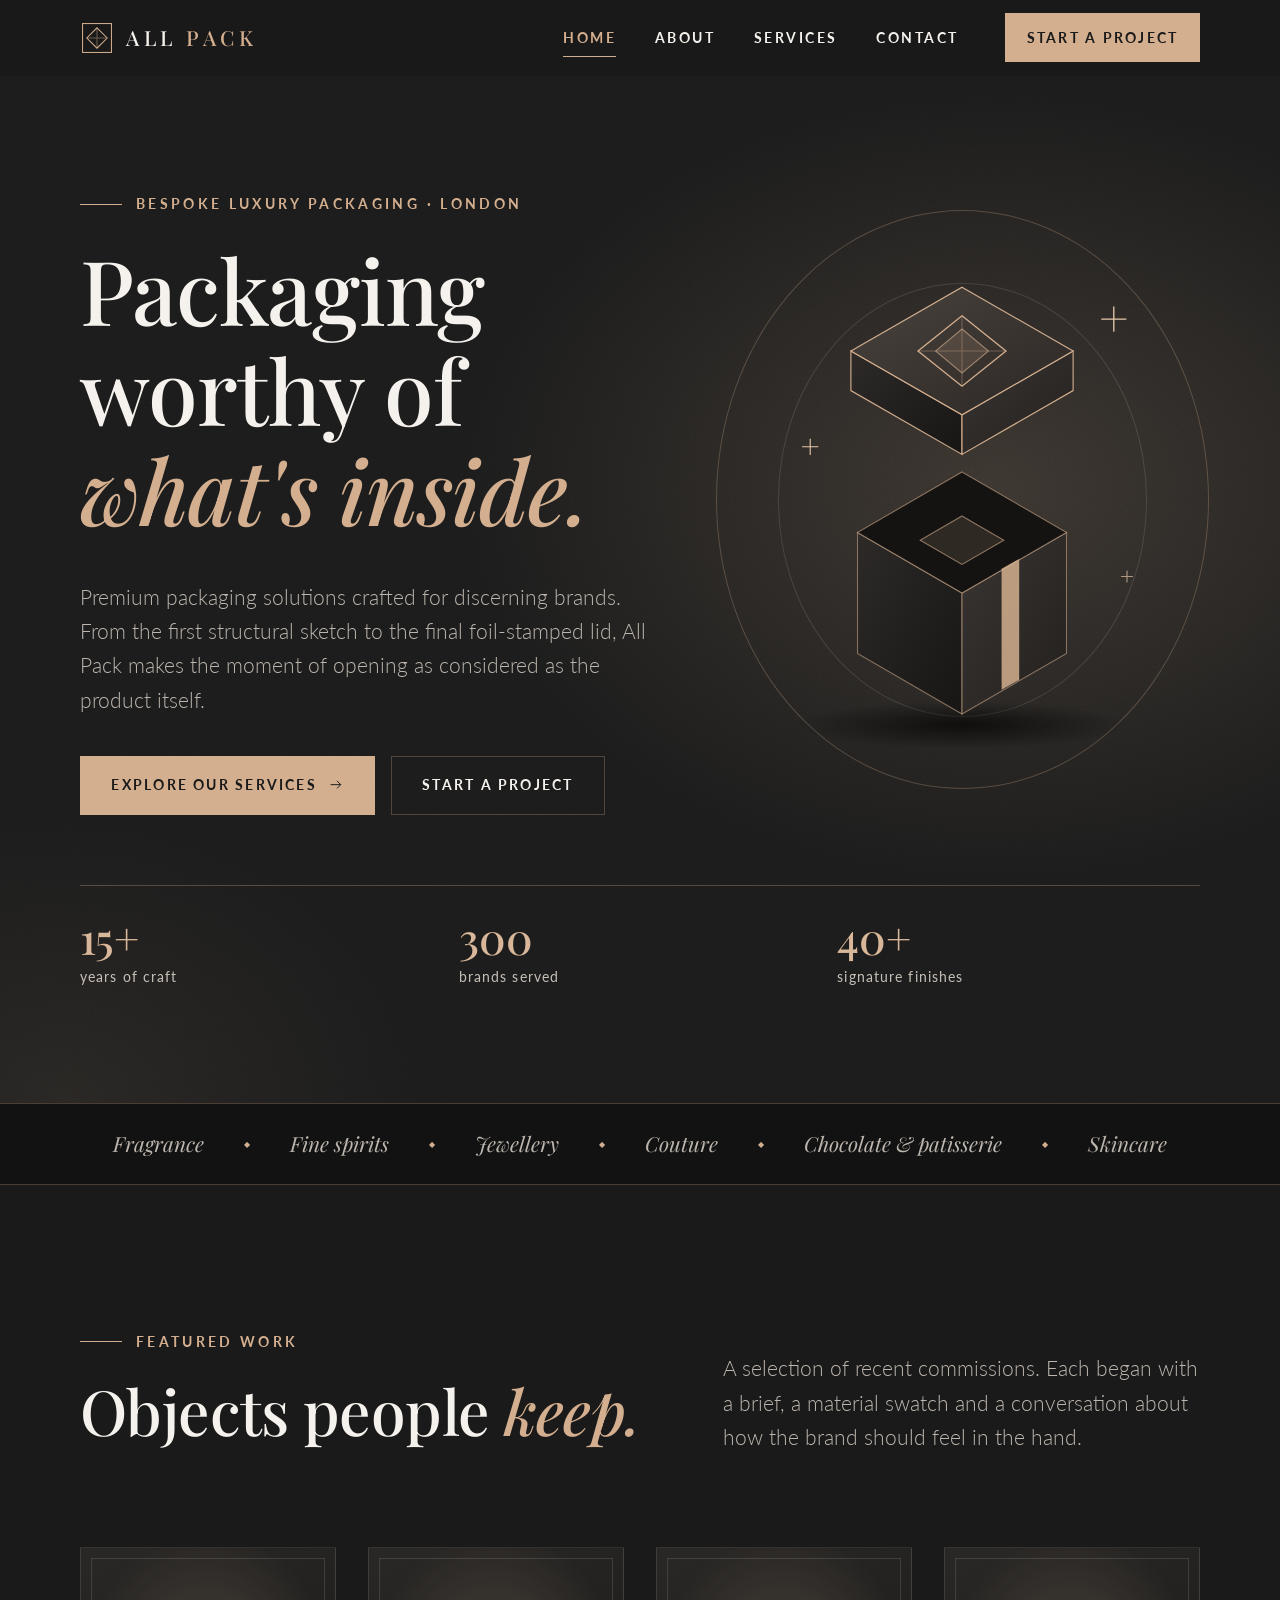
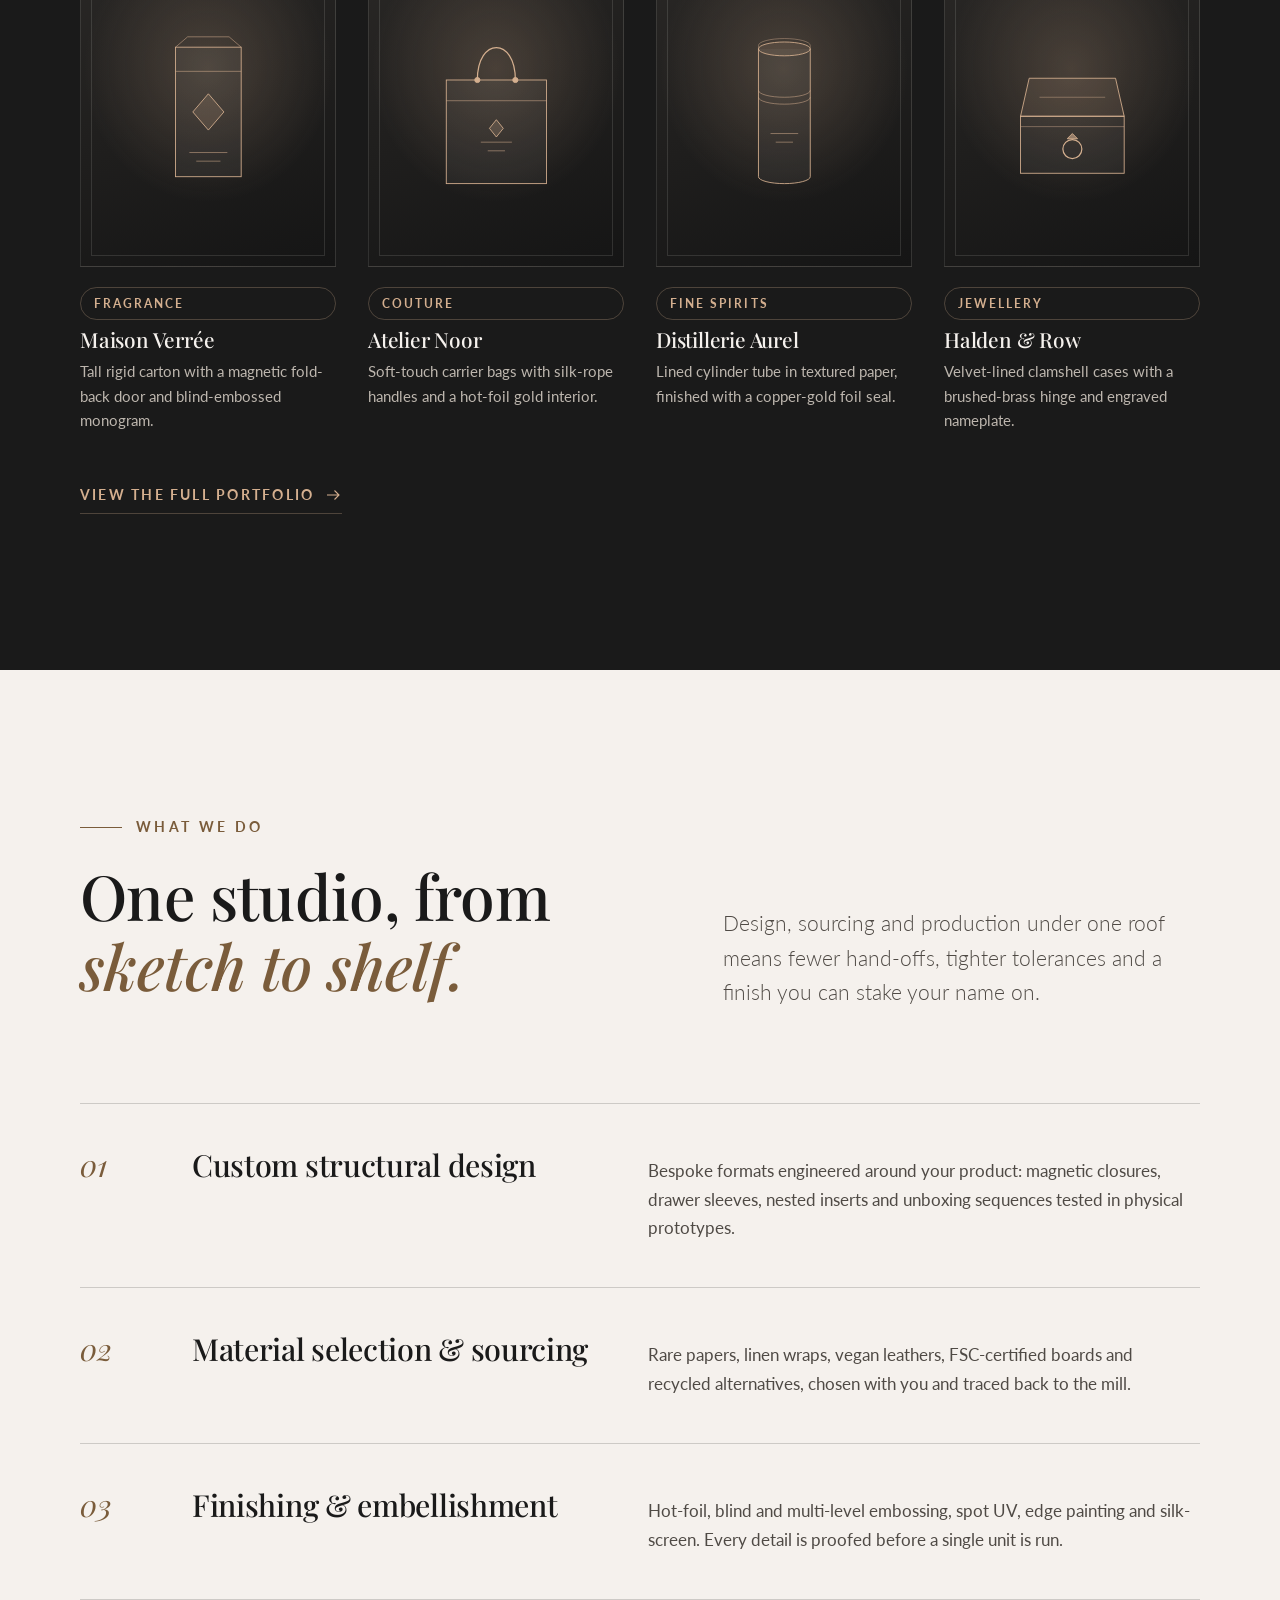
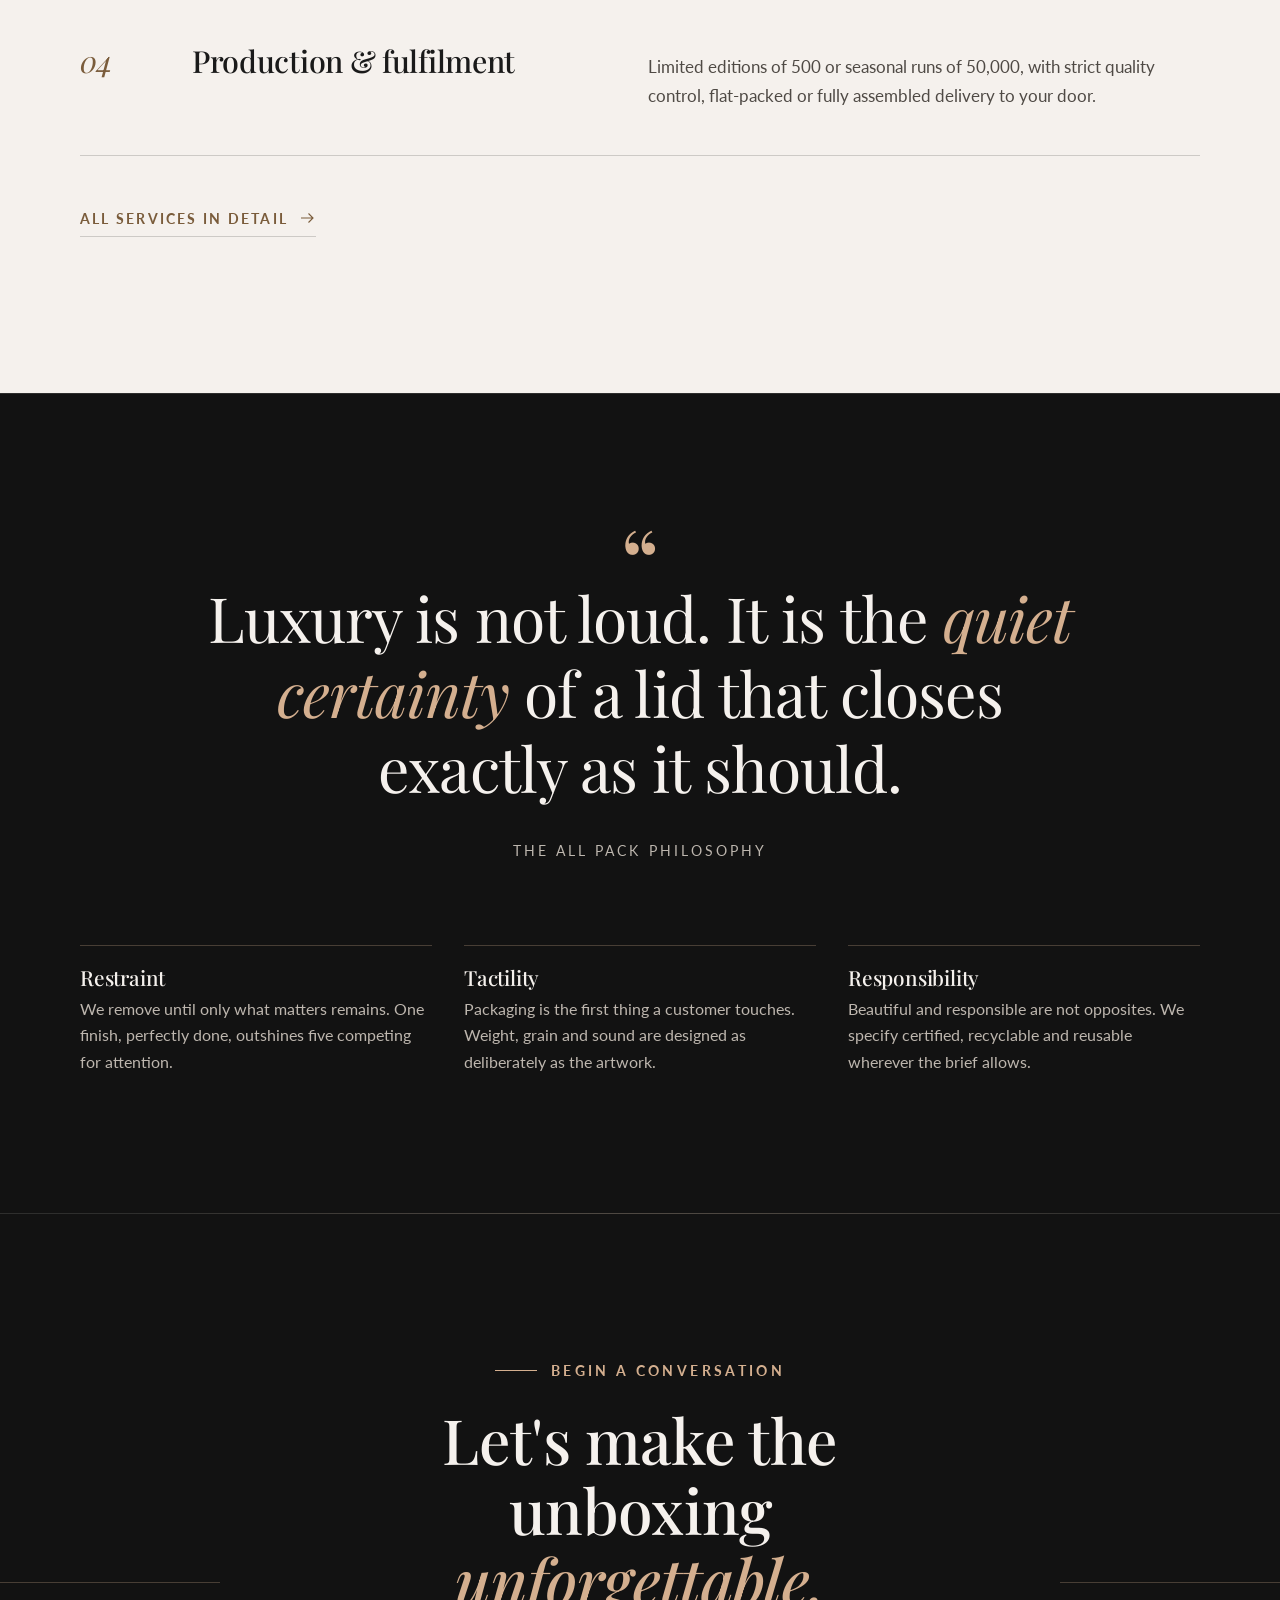
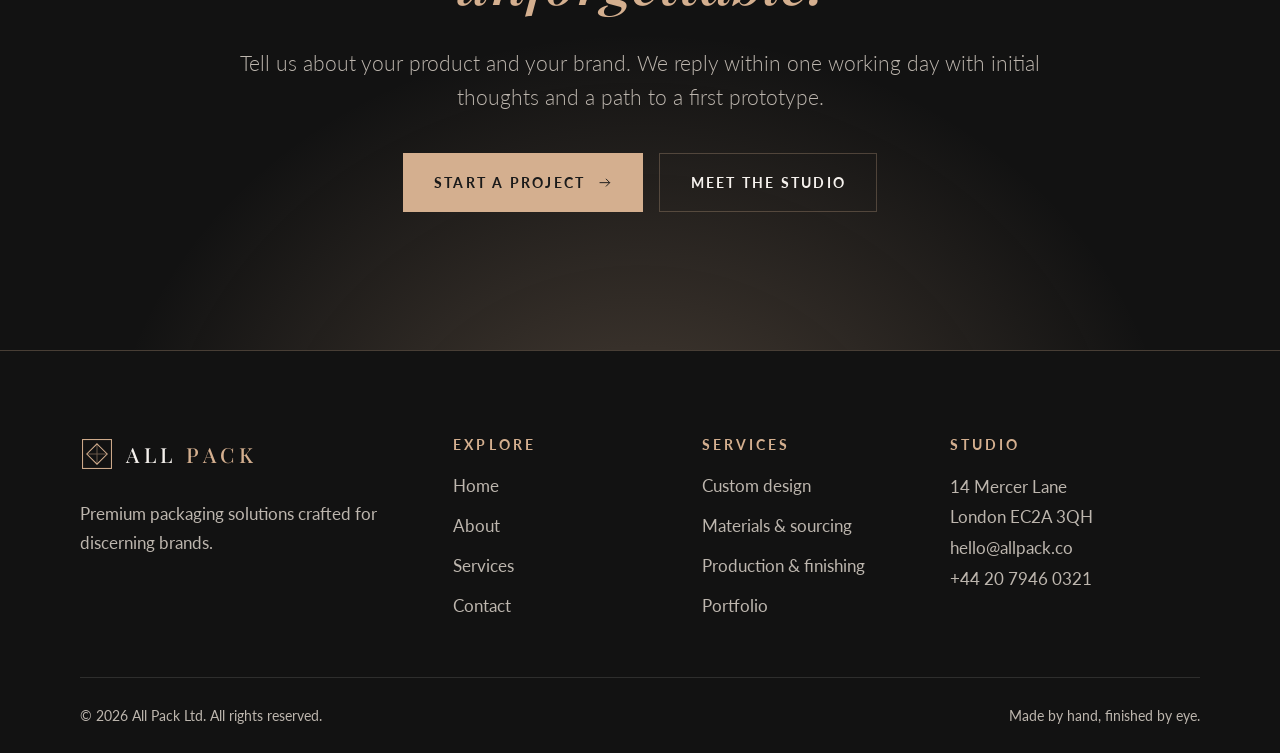
<file: index.html>
<!doctype html>
<html lang="en">
<head>
  <meta charset="utf-8">
  <meta name="viewport" content="width=device-width, initial-scale=1">
  <title>All Pack | Luxury Packaging Design &amp; Production</title>
  <meta name="description" content="All Pack designs and produces bespoke luxury packaging for discerning brands: rigid boxes, foil and emboss finishing, and considered materials, made to order.">
  <meta property="og:title" content="All Pack | Luxury Packaging Design &amp; Production">
  <meta property="og:description" content="Premium packaging solutions crafted for discerning brands. Bespoke design, rare materials, flawless finishing.">
  <meta property="og:type" content="website">
  <meta name="theme-color" content="#1a1a1a">
  <link rel="icon" href="favicon.svg" type="image/svg+xml">
  <link rel="preconnect" href="https://fonts.googleapis.com">
  <link rel="preconnect" href="https://fonts.gstatic.com" crossorigin>
  <link href="https://fonts.googleapis.com/css2?family=Lato:wght@300;400;700&amp;family=Playfair+Display:ital,wght@0,400;0,500;0,600;1,400;1,500&amp;display=swap" rel="stylesheet">
  <link rel="stylesheet" href="styles.css">
  <script type="application/ld+json">
  {
    "@context": "https://schema.org",
    "@type": "Organization",
    "name": "All Pack",
    "description": "Luxury packaging company designing and producing bespoke rigid boxes, bags, tubes and gift packaging for premium brands.",
    "slogan": "Premium packaging solutions crafted for discerning brands.",
    "email": "hello@allpack.co",
    "telephone": "+44 20 7946 0321",
    "address": {
      "@type": "PostalAddress",
      "streetAddress": "14 Mercer Lane",
      "addressLocality": "London",
      "postalCode": "EC2A 3QH",
      "addressCountry": "GB"
    }
  }
  </script>
</head>
<body>
  <a class="skip-link" href="#main">Skip to content</a>

  <header class="site-header">
    <div class="container header-inner">
      <a class="brand" href="index.html" aria-label="All Pack, home">
        <svg class="brand-mark" viewBox="0 0 40 40" fill="none" stroke="currentColor" stroke-width="1.2" aria-hidden="true">
          <rect x="3" y="3" width="34" height="34"/>
          <path d="M20 8 32 20 20 32 8 20Z"/>
          <path d="M20 8v24M8 20h24" stroke-opacity=".45"/>
        </svg>
        <span class="brand-name">All <span>Pack</span></span>
      </a>
      <button class="nav-toggle" type="button" aria-expanded="false" aria-controls="primary-nav" aria-label="Open menu">
        <span></span><span></span><span></span>
      </button>
      <nav class="site-nav" id="primary-nav" aria-label="Primary">
        <ul>
          <li><a class="nav-link" href="index.html" aria-current="page">Home</a></li>
          <li><a class="nav-link" href="about.html">About</a></li>
          <li><a class="nav-link" href="services.html">Services</a></li>
          <li><a class="nav-link" href="contact.html">Contact</a></li>
          <li class="nav-cta"><a class="btn btn--sm" href="contact.html">Start a project</a></li>
        </ul>
      </nav>
    </div>
  </header>

  <main id="main">
    <!-- Hero -->
    <section class="hero" aria-labelledby="hero-title">
      <div class="container">
        <div class="hero-grid">
          <div>
            <p class="eyebrow reveal">Bespoke luxury packaging &middot; London</p>
            <h1 id="hero-title" class="reveal" style="--delay:.08s">Packaging worthy of <em>what's inside.</em></h1>
            <p class="lead reveal" style="--delay:.16s">Premium packaging solutions crafted for discerning brands. From the first structural sketch to the final foil-stamped lid, All Pack makes the moment of opening as considered as the product itself.</p>
            <div class="btn-row reveal" style="--delay:.24s">
              <a class="btn" href="services.html">Explore our services
                <svg viewBox="0 0 24 24" fill="none" stroke="currentColor" stroke-width="1.5" aria-hidden="true"><path d="M4 12h16M14 6l6 6-6 6"/></svg>
              </a>
              <a class="btn btn--ghost" href="contact.html">Start a project</a>
            </div>
          </div>

          <div class="hero-art reveal" style="--delay:.2s" aria-hidden="true">
            <svg viewBox="0 0 400 470" fill="none" role="img" focusable="false">
              <defs>
                <linearGradient id="hx-left" x1="0" y1="0" x2="1" y2="1">
                  <stop offset="0" stop-color="#2d2a28"/><stop offset="1" stop-color="#171615"/>
                </linearGradient>
                <linearGradient id="hx-right" x1="0" y1="0" x2="1" y2="1">
                  <stop offset="0" stop-color="#3a3532"/><stop offset="1" stop-color="#22201e"/>
                </linearGradient>
                <linearGradient id="hx-top" x1="0" y1="0" x2="1" y2="1">
                  <stop offset="0" stop-color="#4a433e"/><stop offset="1" stop-color="#2b2724"/>
                </linearGradient>
                <radialGradient id="hx-shadow" cx=".5" cy=".5" r=".5">
                  <stop offset="0" stop-color="#000" stop-opacity=".65"/><stop offset="1" stop-color="#000" stop-opacity="0"/>
                </radialGradient>
              </defs>
              <ellipse cx="200" cy="440" rx="150" ry="22" fill="url(#hx-shadow)"/>
              <!-- Body -->
              <polygon points="105,265 200,320 200,430 105,375" fill="url(#hx-left)" stroke="#d4af8f" stroke-opacity=".55"/>
              <polygon points="200,320 295,265 295,375 200,430" fill="url(#hx-right)" stroke="#d4af8f" stroke-opacity=".55"/>
              <polygon points="200,210 295,265 200,320 105,265" fill="#141312" stroke="#d4af8f" stroke-opacity=".55"/>
              <!-- Ribbon -->
              <polygon points="236,298 252,289 252,399 236,408" fill="#d4af8f" fill-opacity=".85"/>
              <!-- Inner gift -->
              <polygon points="200,250 238,272 200,294 162,272" fill="#d4af8f" fill-opacity=".14" stroke="#d4af8f" stroke-opacity=".6"/>
              <!-- Lid -->
              <polygon points="99,100 200,158 200,194 99,136" fill="url(#hx-left)" stroke="#d4af8f"/>
              <polygon points="200,158 301,100 301,136 200,194" fill="url(#hx-right)" stroke="#d4af8f"/>
              <polygon points="200,42 301,100 200,158 99,100" fill="url(#hx-top)" stroke="#d4af8f"/>
              <!-- Foil emblem on lid -->
              <polygon points="200,68 240,100 200,132 160,100" stroke="#d4af8f" stroke-width="1.2" fill="none"/>
              <polygon points="200,80 224,100 200,120 176,100" stroke="#d4af8f" stroke-opacity=".6" fill="#d4af8f" fill-opacity=".15"/>
              <path d="M200 68v64M160 100h80" stroke="#d4af8f" stroke-opacity=".35"/>
              <!-- Sparkles -->
              <g stroke="#e6c8ab" stroke-linecap="round">
                <path d="M338 60v22M327 71h22" stroke-width="1.2"/>
                <path d="M62 180v14M55 187h14" stroke-width="1"/>
                <path d="M350 300v10M345 305h10" stroke-width="1" stroke-opacity=".7"/>
              </g>
            </svg>
          </div>
        </div>

        <ul class="hero-stats reveal" aria-label="All Pack at a glance">
          <li><strong>15+</strong><span>years of craft</span></li>
          <li><strong>300</strong><span>brands served</span></li>
          <li><strong>40+</strong><span>signature finishes</span></li>
        </ul>
      </div>
    </section>

    <div class="strip" aria-label="Sectors we serve">
      <ul>
        <li>Fragrance</li>
        <li>Fine spirits</li>
        <li>Jewellery</li>
        <li>Couture</li>
        <li>Chocolate &amp; patisserie</li>
        <li>Skincare</li>
      </ul>
    </div>

    <!-- Featured work -->
    <section class="section theme-dark" aria-labelledby="work-title">
      <div class="container">
        <div class="section-head section-head--split">
          <div class="reveal">
            <p class="eyebrow">Featured work</p>
            <h2 id="work-title">Objects people <em>keep.</em></h2>
          </div>
          <p class="lead reveal" style="--delay:.1s">A selection of recent commissions. Each began with a brief, a material swatch and a conversation about how the brand should feel in the hand.</p>
        </div>

        <div class="grid grid-4">
          <a class="card work-card reveal" href="services.html#portfolio" style="padding:0;border:0;background:none">
            <div class="art">
              <svg viewBox="0 0 200 240" fill="none" stroke="currentColor" stroke-width="1" aria-hidden="true" focusable="false">
                <rect x="62" y="50" width="76" height="150" fill="rgba(245,241,237,.04)"/>
                <path d="M62 78h76" stroke-opacity=".6"/>
                <polygon points="100,104 118,125 100,146 82,125" fill="rgba(212,175,143,.15)"/>
                <path d="M78 172h44M86 182h28" stroke-opacity=".6"/>
                <path d="M62 50l14-12h48l14 12" stroke-opacity=".6"/>
              </svg>
            </div>
            <div class="meta">
              <span class="badge">Fragrance</span>
              <h3>Maison Verrée</h3>
              <p>Tall rigid carton with a magnetic fold-back door and blind-embossed monogram.</p>
            </div>
          </a>

          <a class="card work-card reveal" href="services.html#portfolio" style="--delay:.08s;padding:0;border:0;background:none">
            <div class="art">
              <svg viewBox="0 0 200 240" fill="none" stroke="currentColor" stroke-width="1" aria-hidden="true" focusable="false">
                <path d="M78 88C78 38 122 38 122 88" stroke-width="1.4"/>
                <rect x="42" y="88" width="116" height="120" fill="rgba(245,241,237,.04)"/>
                <path d="M42 112h116" stroke-opacity=".6"/>
                <circle cx="78" cy="88" r="3" fill="currentColor"/><circle cx="122" cy="88" r="3" fill="currentColor"/>
                <path d="M82 160h36M90 170h20" stroke-opacity=".6"/>
                <polygon points="100,134 108,144 100,154 92,144" fill="rgba(212,175,143,.2)"/>
              </svg>
            </div>
            <div class="meta">
              <span class="badge">Couture</span>
              <h3>Atelier Noor</h3>
              <p>Soft-touch carrier bags with silk-rope handles and a hot-foil gold interior.</p>
            </div>
          </a>

          <a class="card work-card reveal" href="services.html#portfolio" style="--delay:.16s;padding:0;border:0;background:none">
            <div class="art">
              <svg viewBox="0 0 200 240" fill="none" stroke="currentColor" stroke-width="1" aria-hidden="true" focusable="false">
                <path d="M70 52v148a30 8 0 0 0 60 0V52" fill="rgba(245,241,237,.04)"/>
                <ellipse cx="100" cy="52" rx="30" ry="8" fill="rgba(212,175,143,.12)"/>
                <path d="M70 100a30 8 0 0 0 60 0M70 108a30 8 0 0 0 60 0" stroke-opacity=".6"/>
                <path d="M84 150h32M90 160h20" stroke-opacity=".6"/>
                <path d="M70 52v-4a30 8 0 0 1 60 0v4" stroke-opacity=".5"/>
              </svg>
            </div>
            <div class="meta">
              <span class="badge">Fine spirits</span>
              <h3>Distillerie Aurel</h3>
              <p>Lined cylinder tube in textured paper, finished with a copper-gold foil seal.</p>
            </div>
          </a>

          <a class="card work-card reveal" href="services.html#portfolio" style="--delay:.24s;padding:0;border:0;background:none">
            <div class="art">
              <svg viewBox="0 0 200 240" fill="none" stroke="currentColor" stroke-width="1" aria-hidden="true" focusable="false">
                <polygon points="40,130 160,130 150,86 50,86" fill="rgba(212,175,143,.1)"/>
                <rect x="40" y="130" width="120" height="66" fill="rgba(245,241,237,.04)"/>
                <path d="M40 142h120" stroke-opacity=".5"/>
                <circle cx="100" cy="168" r="11" stroke-width="1.4"/>
                <polygon points="100,150 106,156 94,156" fill="currentColor" fill-opacity=".6"/>
                <path d="M62 108h76" stroke-opacity=".5"/>
              </svg>
            </div>
            <div class="meta">
              <span class="badge">Jewellery</span>
              <h3>Halden &amp; Row</h3>
              <p>Velvet-lined clamshell cases with a brushed-brass hinge and engraved nameplate.</p>
            </div>
          </a>
        </div>

        <p class="reveal" style="margin-top:3rem"><a class="link-arrow" href="services.html#portfolio">View the full portfolio
          <svg width="18" height="18" viewBox="0 0 24 24" fill="none" stroke="currentColor" stroke-width="1.5" aria-hidden="true"><path d="M4 12h16M14 6l6 6-6 6"/></svg></a></p>
      </div>
    </section>

    <!-- Service highlights -->
    <section class="section theme-light" aria-labelledby="services-title">
      <div class="container">
        <div class="section-head section-head--split">
          <div class="reveal">
            <p class="eyebrow">What we do</p>
            <h2 id="services-title">One studio, from <em>sketch to shelf.</em></h2>
          </div>
          <p class="lead reveal" style="--delay:.1s">Design, sourcing and production under one roof means fewer hand-offs, tighter tolerances and a finish you can stake your name on.</p>
        </div>

        <ol class="service-list">
          <li class="service-item reveal">
            <span class="num">01</span>
            <h3>Custom structural design</h3>
            <p>Bespoke formats engineered around your product: magnetic closures, drawer sleeves, nested inserts and unboxing sequences tested in physical prototypes.</p>
          </li>
          <li class="service-item reveal">
            <span class="num">02</span>
            <h3>Material selection &amp; sourcing</h3>
            <p>Rare papers, linen wraps, vegan leathers, FSC-certified boards and recycled alternatives, chosen with you and traced back to the mill.</p>
          </li>
          <li class="service-item reveal">
            <span class="num">03</span>
            <h3>Finishing &amp; embellishment</h3>
            <p>Hot-foil, blind and multi-level embossing, spot UV, edge painting and silk-screen. Every detail is proofed before a single unit is run.</p>
          </li>
          <li class="service-item reveal">
            <span class="num">04</span>
            <h3>Production &amp; fulfilment</h3>
            <p>Limited editions of 500 or seasonal runs of 50,000, with strict quality control, flat-packed or fully assembled delivery to your door.</p>
          </li>
        </ol>

        <p class="reveal" style="margin-top:3rem"><a class="link-arrow" href="services.html">All services in detail
          <svg width="18" height="18" viewBox="0 0 24 24" fill="none" stroke="currentColor" stroke-width="1.5" aria-hidden="true"><path d="M4 12h16M14 6l6 6-6 6"/></svg></a></p>
      </div>
    </section>

    <!-- Philosophy -->
    <section class="section section--deep theme-dark" aria-labelledby="philosophy-title">
      <div class="container">
        <div class="statement">
          <span class="mark reveal" aria-hidden="true">&ldquo;</span>
          <h2 id="philosophy-title" class="visually-hidden">Our philosophy</h2>
          <blockquote class="reveal">Luxury is not loud. It is the <em>quiet certainty</em> of a lid that closes exactly as it should.</blockquote>
          <cite class="reveal">The All Pack philosophy</cite>
        </div>

        <ul class="principles grid grid-3">
          <li class="reveal">
            <h3>Restraint</h3>
            <p>We remove until only what matters remains. One finish, perfectly done, outshines five competing for attention.</p>
          </li>
          <li class="reveal" style="--delay:.1s">
            <h3>Tactility</h3>
            <p>Packaging is the first thing a customer touches. Weight, grain and sound are designed as deliberately as the artwork.</p>
          </li>
          <li class="reveal" style="--delay:.2s">
            <h3>Responsibility</h3>
            <p>Beautiful and responsible are not opposites. We specify certified, recyclable and reusable wherever the brief allows.</p>
          </li>
        </ul>
      </div>
    </section>

    <!-- CTA -->
    <section class="section cta-band theme-dark" aria-labelledby="cta-title">
      <div class="container">
        <p class="eyebrow" style="justify-content:center">Begin a conversation</p>
        <h2 id="cta-title" class="reveal">Let's make the unboxing <em>unforgettable.</em></h2>
        <p class="lead reveal">Tell us about your product and your brand. We reply within one working day with initial thoughts and a path to a first prototype.</p>
        <div class="btn-row reveal">
          <a class="btn" href="contact.html">Start a project
            <svg viewBox="0 0 24 24" fill="none" stroke="currentColor" stroke-width="1.5" aria-hidden="true"><path d="M4 12h16M14 6l6 6-6 6"/></svg>
          </a>
          <a class="btn btn--ghost" href="about.html">Meet the studio</a>
        </div>
      </div>
    </section>
  </main>

  <footer class="site-footer">
    <div class="container">
      <div class="footer-grid">
        <div class="footer-brand">
          <a class="brand" href="index.html" aria-label="All Pack, home">
            <svg class="brand-mark" viewBox="0 0 40 40" fill="none" stroke="currentColor" stroke-width="1.2" aria-hidden="true">
              <rect x="3" y="3" width="34" height="34"/>
              <path d="M20 8 32 20 20 32 8 20Z"/>
              <path d="M20 8v24M8 20h24" stroke-opacity=".45"/>
            </svg>
            <span class="brand-name">All <span>Pack</span></span>
          </a>
          <p>Premium packaging solutions crafted for discerning brands.</p>
        </div>
        <div class="footer-col">
          <h2>Explore</h2>
          <ul>
            <li><a data-nav href="index.html">Home</a></li>
            <li><a data-nav href="about.html">About</a></li>
            <li><a data-nav href="services.html">Services</a></li>
            <li><a data-nav href="contact.html">Contact</a></li>
          </ul>
        </div>
        <div class="footer-col">
          <h2>Services</h2>
          <ul>
            <li><a href="services.html">Custom design</a></li>
            <li><a href="services.html">Materials &amp; sourcing</a></li>
            <li><a href="services.html">Production &amp; finishing</a></li>
            <li><a href="services.html#portfolio">Portfolio</a></li>
          </ul>
        </div>
        <div class="footer-col">
          <h2>Studio</h2>
          <address>
            14 Mercer Lane<br>London EC2A 3QH<br>
            <a href="mailto:hello@allpack.co">hello@allpack.co</a><br>
            <a href="tel:+442079460321">+44 20 7946 0321</a>
          </address>
        </div>
      </div>
      <div class="footer-bottom">
        <p>&copy; <span data-year>2026</span> All Pack Ltd. All rights reserved.</p>
        <p>Made by hand, finished by eye.</p>
      </div>
    </div>
  </footer>

  <script src="site.js" defer></script>
</body>
</html>
</file>
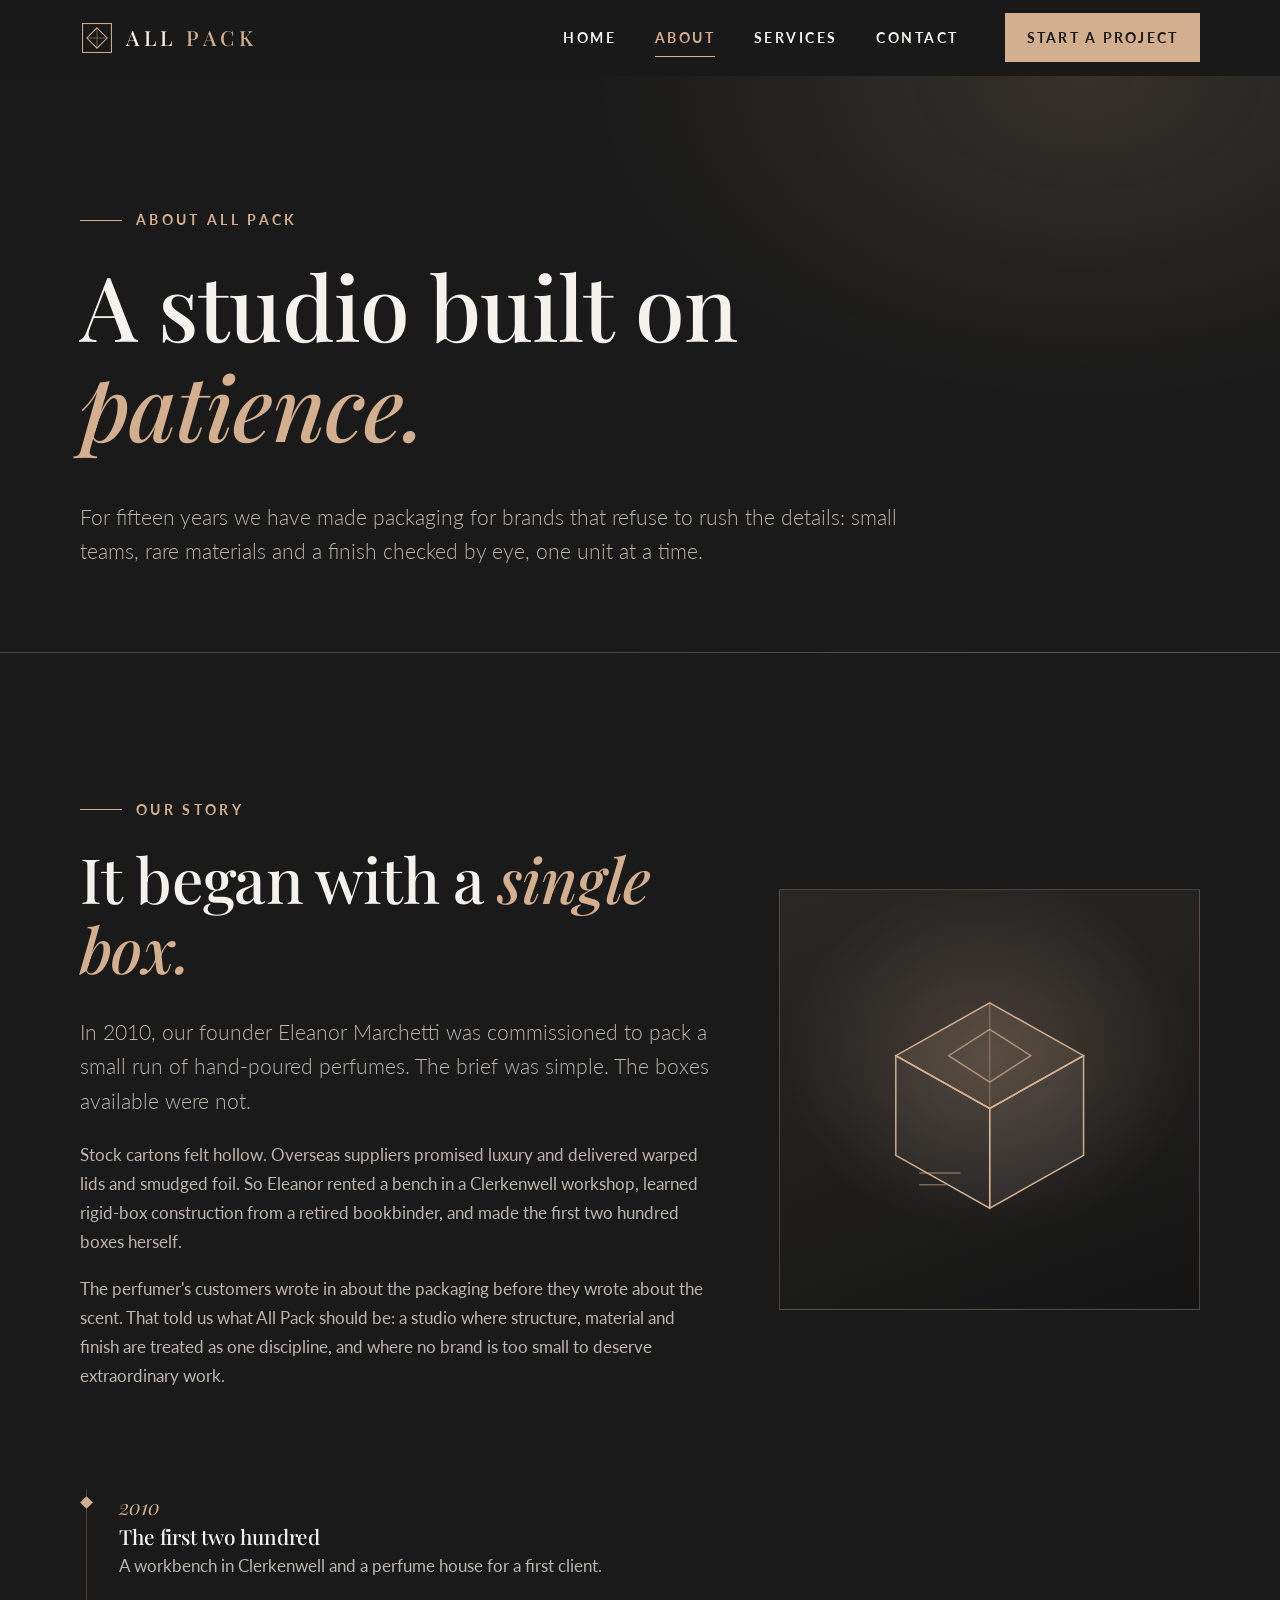
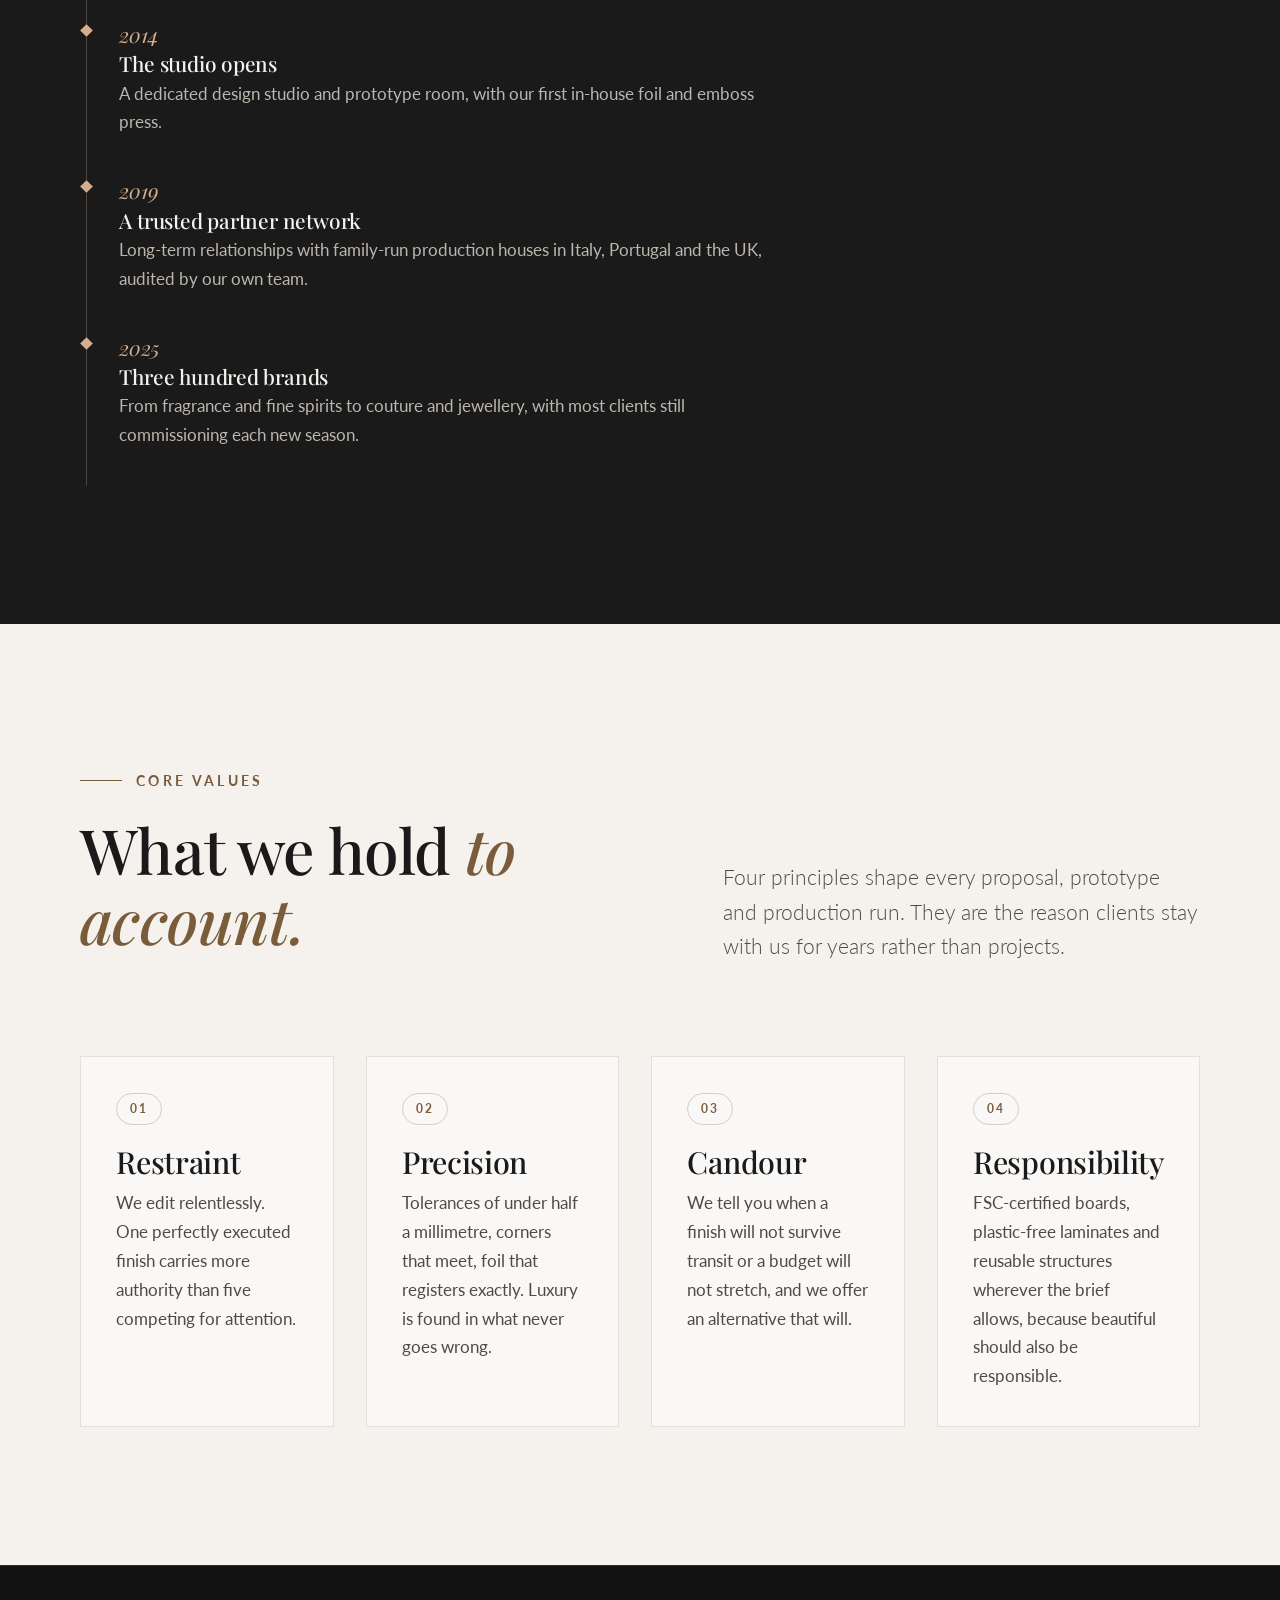
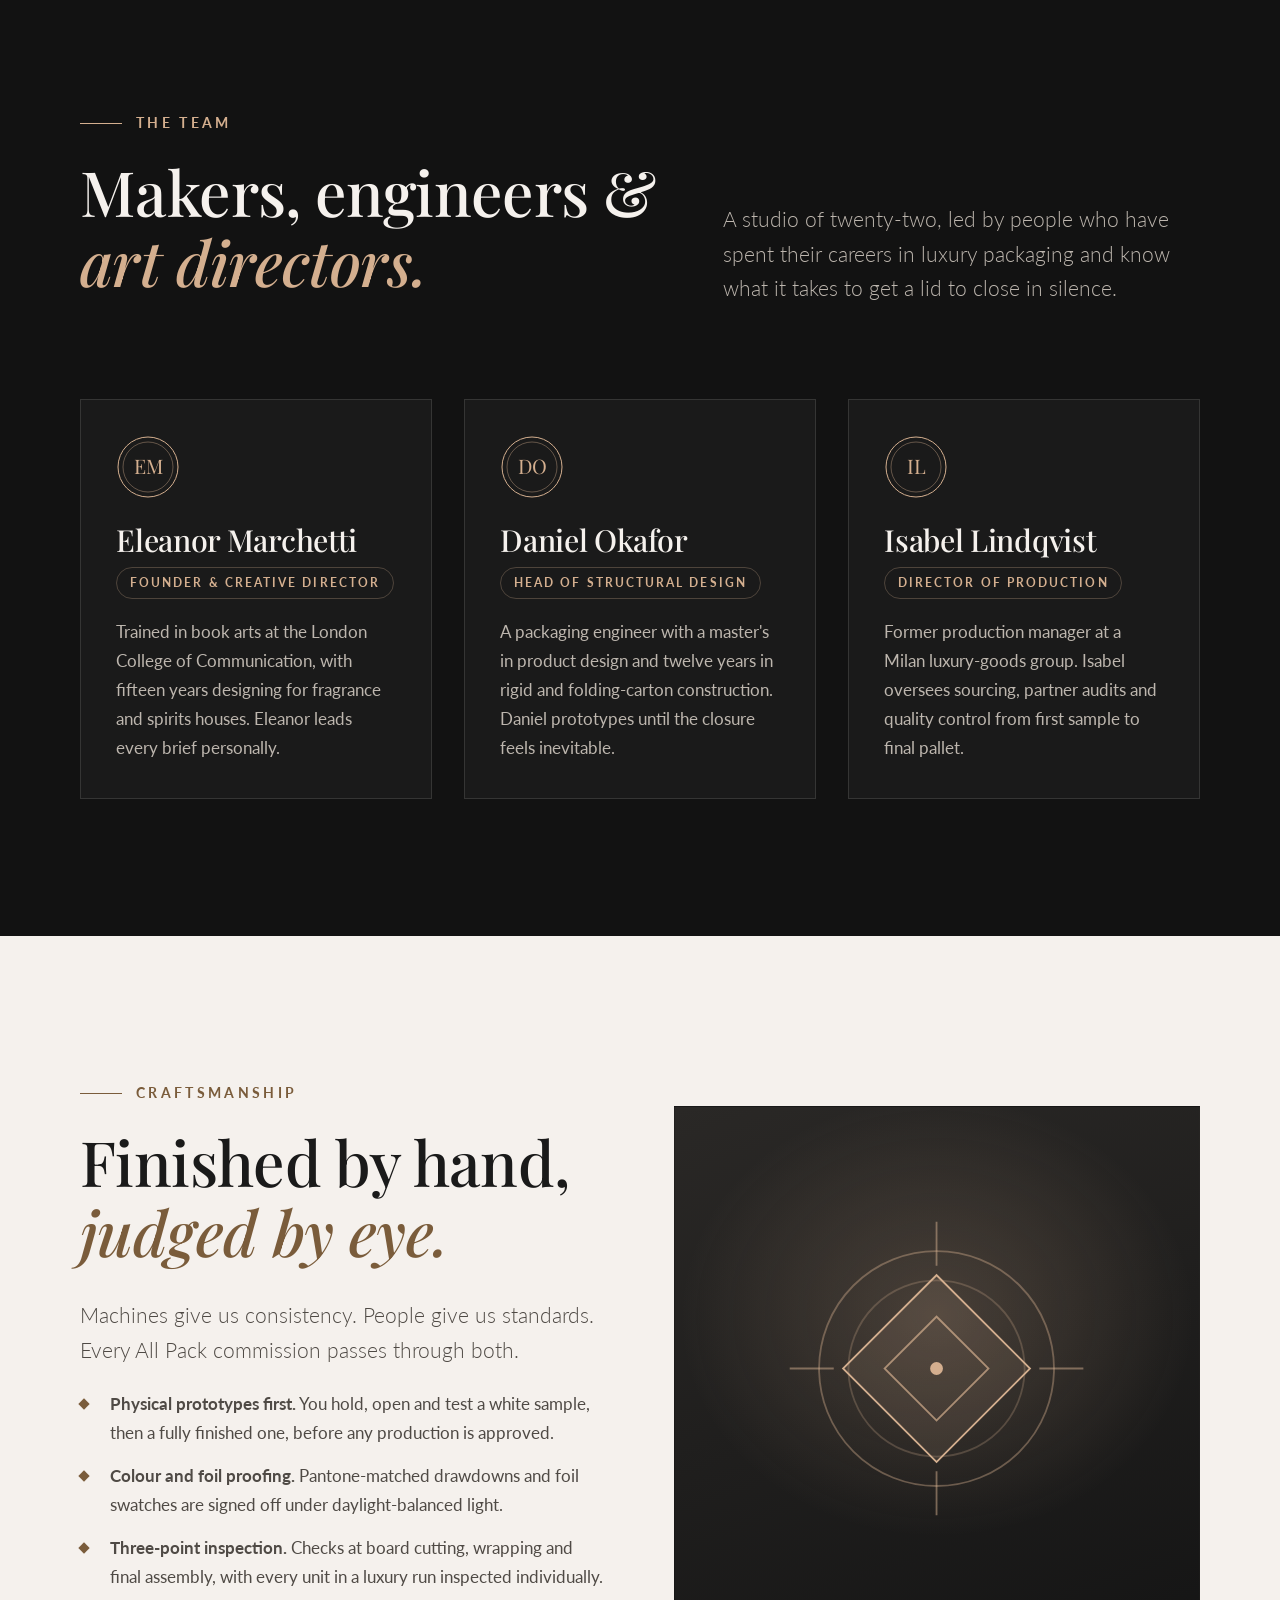
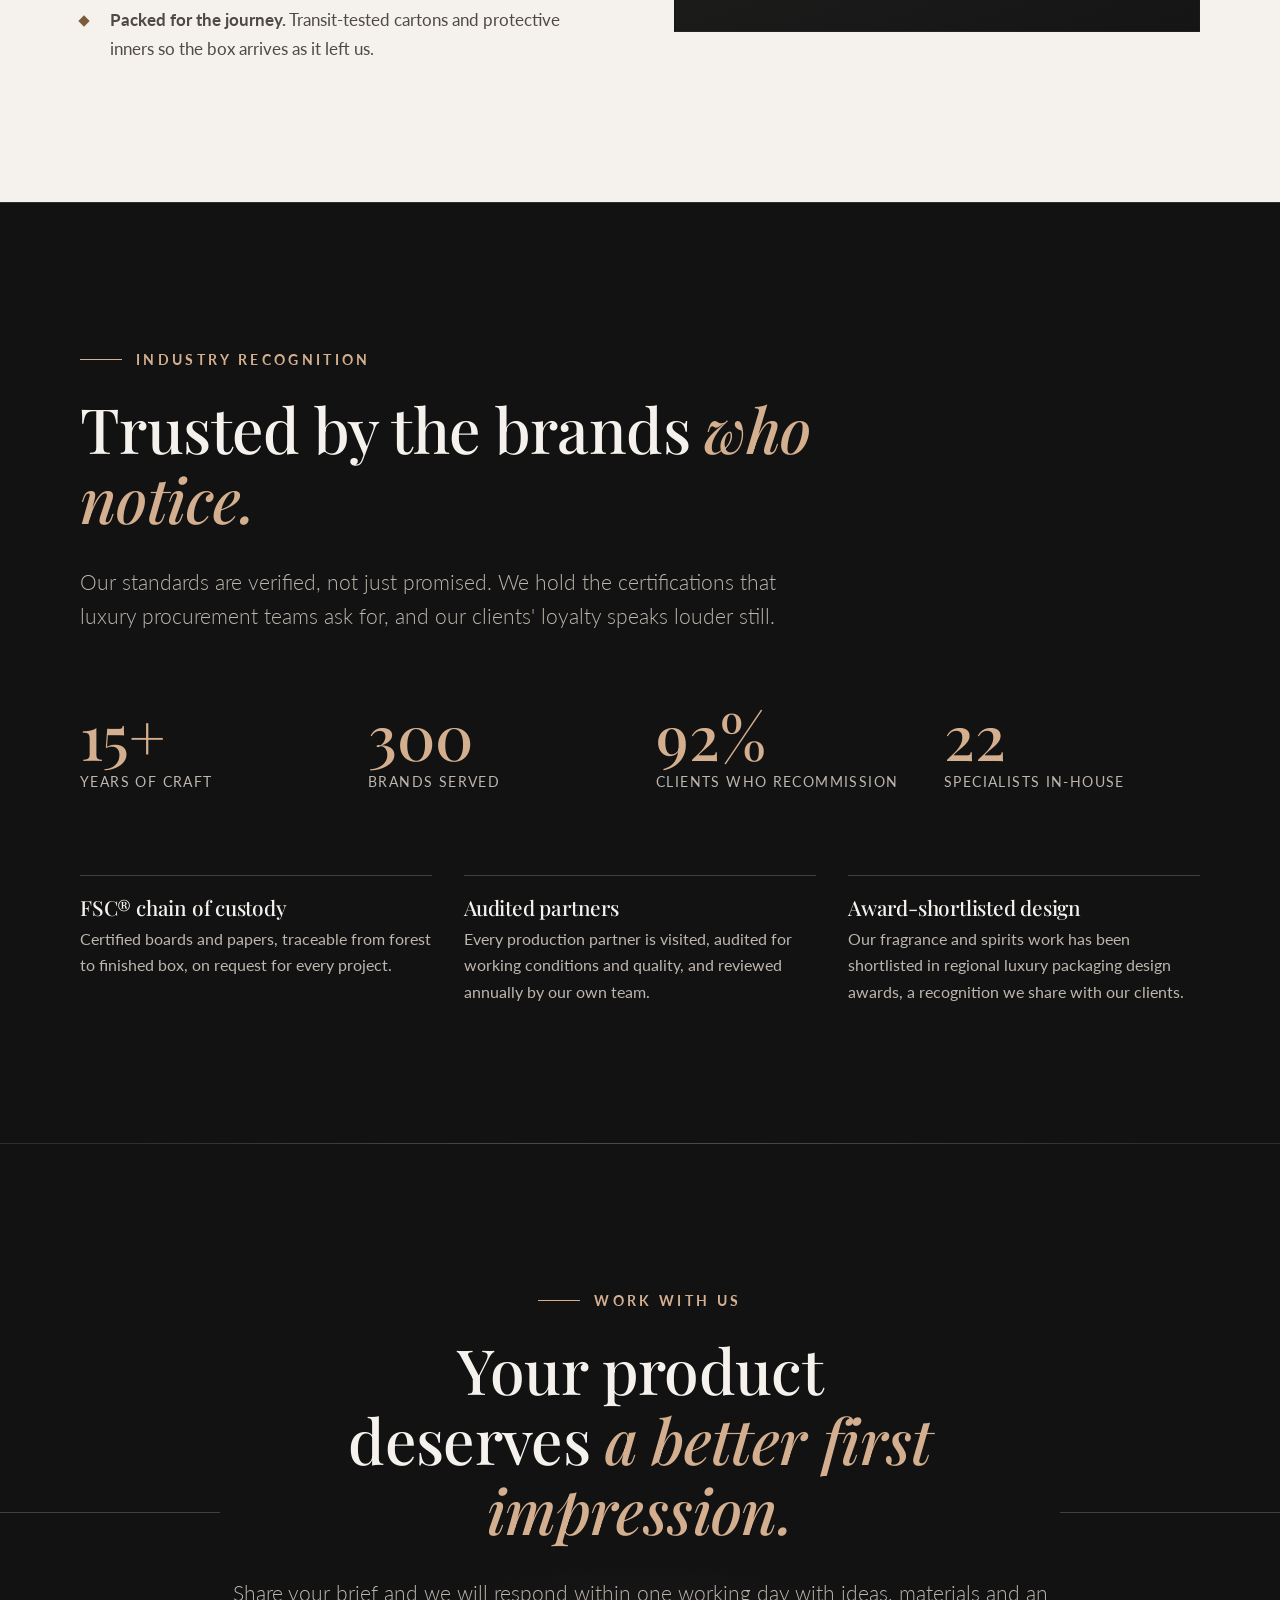
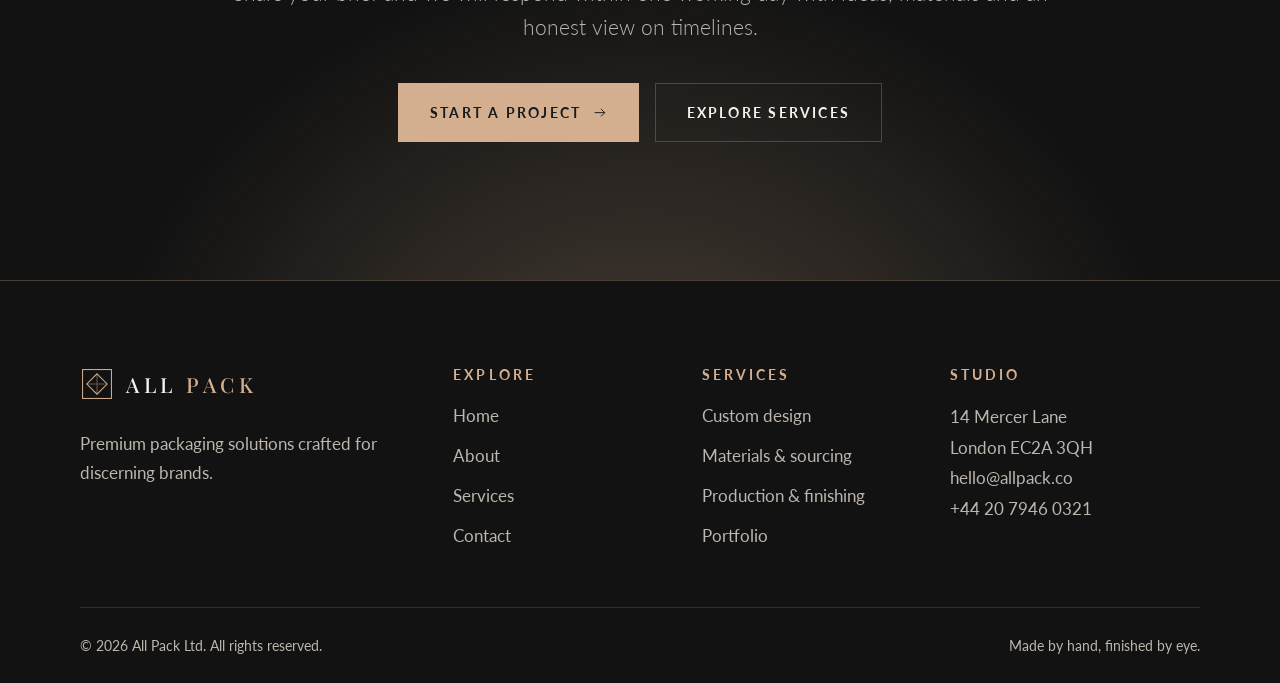
<file: about.html>
<!doctype html>
<html lang="en">
<head>
  <meta charset="utf-8">
  <meta name="viewport" content="width=device-width, initial-scale=1">
  <title>About All Pack | Our Story, Values &amp; Craftsmanship</title>
  <meta name="description" content="Meet All Pack, the London luxury packaging studio. Our story, values, team credentials and the hand-finished craftsmanship behind every bespoke box, bag and case we make.">
  <meta property="og:title" content="About All Pack | Our Story, Values &amp; Craftsmanship">
  <meta property="og:description" content="Fifteen years of bespoke luxury packaging. Discover the people, principles and craft behind All Pack.">
  <meta property="og:type" content="website">
  <meta name="theme-color" content="#1a1a1a">
  <link rel="icon" href="favicon.svg" type="image/svg+xml">
  <link rel="preconnect" href="https://fonts.googleapis.com">
  <link rel="preconnect" href="https://fonts.gstatic.com" crossorigin>
  <link href="https://fonts.googleapis.com/css2?family=Lato:wght@300;400;700&amp;family=Playfair+Display:ital,wght@0,400;0,500;0,600;1,400;1,500&amp;display=swap" rel="stylesheet">
  <link rel="stylesheet" href="styles.css">
</head>
<body>
  <a class="skip-link" href="#main">Skip to content</a>

  <header class="site-header">
    <div class="container header-inner">
      <a class="brand" href="index.html" aria-label="All Pack, home">
        <svg class="brand-mark" viewBox="0 0 40 40" fill="none" stroke="currentColor" stroke-width="1.2" aria-hidden="true">
          <rect x="3" y="3" width="34" height="34"/>
          <path d="M20 8 32 20 20 32 8 20Z"/>
          <path d="M20 8v24M8 20h24" stroke-opacity=".45"/>
        </svg>
        <span class="brand-name">All <span>Pack</span></span>
      </a>
      <button class="nav-toggle" type="button" aria-expanded="false" aria-controls="primary-nav" aria-label="Open menu">
        <span></span><span></span><span></span>
      </button>
      <nav class="site-nav" id="primary-nav" aria-label="Primary">
        <ul>
          <li><a class="nav-link" href="index.html">Home</a></li>
          <li><a class="nav-link" href="about.html" aria-current="page">About</a></li>
          <li><a class="nav-link" href="services.html">Services</a></li>
          <li><a class="nav-link" href="contact.html">Contact</a></li>
          <li class="nav-cta"><a class="btn btn--sm" href="contact.html">Start a project</a></li>
        </ul>
      </nav>
    </div>
  </header>

  <main id="main">
    <!-- Page hero -->
    <section class="page-hero" aria-labelledby="page-title">
      <div class="container">
        <p class="eyebrow reveal">About All Pack</p>
        <h1 id="page-title" class="reveal" style="--delay:.08s">A studio built on <em>patience.</em></h1>
        <p class="lead reveal" style="--delay:.16s">For fifteen years we have made packaging for brands that refuse to rush the details: small teams, rare materials and a finish checked by eye, one unit at a time.</p>
      </div>
    </section>

    <!-- Origin -->
    <section class="section theme-dark" aria-labelledby="origin-title">
      <div class="container">
        <div class="split split--wide-left">
          <div>
            <p class="eyebrow reveal">Our story</p>
            <h2 id="origin-title" class="reveal" style="--delay:.06s">It began with a <em>single box.</em></h2>
            <p class="lead reveal" style="--delay:.12s">In 2010, our founder Eleanor Marchetti was commissioned to pack a small run of hand-poured perfumes. The brief was simple. The boxes available were not.</p>
            <p class="reveal" style="--delay:.16s; color: var(--muted)">Stock cartons felt hollow. Overseas suppliers promised luxury and delivered warped lids and smudged foil. So Eleanor rented a bench in a Clerkenwell workshop, learned rigid-box construction from a retired bookbinder, and made the first two hundred boxes herself.</p>
            <p class="reveal" style="--delay:.2s; color: var(--muted)">The perfumer's customers wrote in about the packaging before they wrote about the scent. That told us what All Pack should be: a studio where structure, material and finish are treated as one discipline, and where no brand is too small to deserve extraordinary work.</p>
          </div>

          <div class="art-panel reveal" style="--delay:.14s" aria-hidden="true">
            <svg viewBox="0 0 200 200" fill="none" stroke="currentColor" stroke-width="1" focusable="false">
              <polygon points="100,34 164,70 100,106 36,70" fill="rgba(212,175,143,.12)"/>
              <polygon points="36,70 100,106 100,174 36,138" fill="rgba(245,241,237,.04)"/>
              <polygon points="100,106 164,70 164,138 100,174" fill="rgba(245,241,237,.07)"/>
              <polygon points="100,52 128,70 100,88 72,70" stroke-opacity=".7"/>
              <path d="M100 34v72M36 70l64 36 64-36" stroke-opacity=".35"/>
              <path d="M52 150h28M52 158h18" stroke-opacity=".5"/>
            </svg>
          </div>
        </div>

        <ol class="timeline reveal" style="margin-top: clamp(3rem, 2rem + 4vw, 5rem); max-width: 44rem">
          <li>
            <span class="year">2010</span>
            <h3>The first two hundred</h3>
            <p>A workbench in Clerkenwell and a perfume house for a first client.</p>
          </li>
          <li>
            <span class="year">2014</span>
            <h3>The studio opens</h3>
            <p>A dedicated design studio and prototype room, with our first in-house foil and emboss press.</p>
          </li>
          <li>
            <span class="year">2019</span>
            <h3>A trusted partner network</h3>
            <p>Long-term relationships with family-run production houses in Italy, Portugal and the UK, audited by our own team.</p>
          </li>
          <li>
            <span class="year">2025</span>
            <h3>Three hundred brands</h3>
            <p>From fragrance and fine spirits to couture and jewellery, with most clients still commissioning each new season.</p>
          </li>
        </ol>
      </div>
    </section>

    <!-- Values -->
    <section class="section theme-light" aria-labelledby="values-title">
      <div class="container">
        <div class="section-head section-head--split">
          <div class="reveal">
            <p class="eyebrow">Core values</p>
            <h2 id="values-title">What we hold <em>to account.</em></h2>
          </div>
          <p class="lead reveal" style="--delay:.1s">Four principles shape every proposal, prototype and production run. They are the reason clients stay with us for years rather than projects.</p>
        </div>

        <div class="grid grid-4">
          <article class="card reveal">
            <span class="badge">01</span>
            <h3 style="margin-top:1.25rem">Restraint</h3>
            <p>We edit relentlessly. One perfectly executed finish carries more authority than five competing for attention.</p>
          </article>
          <article class="card reveal" style="--delay:.08s">
            <span class="badge">02</span>
            <h3 style="margin-top:1.25rem">Precision</h3>
            <p>Tolerances of under half a millimetre, corners that meet, foil that registers exactly. Luxury is found in what never goes wrong.</p>
          </article>
          <article class="card reveal" style="--delay:.16s">
            <span class="badge">03</span>
            <h3 style="margin-top:1.25rem">Candour</h3>
            <p>We tell you when a finish will not survive transit or a budget will not stretch, and we offer an alternative that will.</p>
          </article>
          <article class="card reveal" style="--delay:.24s">
            <span class="badge">04</span>
            <h3 style="margin-top:1.25rem">Responsibility</h3>
            <p>FSC-certified boards, plastic-free laminates and reusable structures wherever the brief allows, because beautiful should also be responsible.</p>
          </article>
        </div>
      </div>
    </section>

    <!-- Team -->
    <section class="section section--deep theme-dark" aria-labelledby="team-title">
      <div class="container">
        <div class="section-head section-head--split">
          <div class="reveal">
            <p class="eyebrow">The team</p>
            <h2 id="team-title">Makers, engineers &amp; <em>art directors.</em></h2>
          </div>
          <p class="lead reveal" style="--delay:.1s">A studio of twenty-two, led by people who have spent their careers in luxury packaging and know what it takes to get a lid to close in silence.</p>
        </div>

        <div class="grid grid-3">
          <article class="card reveal">
            <svg width="64" height="64" viewBox="0 0 64 64" fill="none" stroke="#d4af8f" stroke-width="1" aria-hidden="true" focusable="false" style="margin-bottom:1.5rem">
              <circle cx="32" cy="32" r="30"/><circle cx="32" cy="32" r="25" stroke-opacity=".4"/>
              <text x="32" y="39" text-anchor="middle" font-family="Playfair Display, Georgia, serif" font-size="20" fill="#d4af8f" stroke="none">EM</text>
            </svg>
            <h3>Eleanor Marchetti</h3>
            <p><span class="badge">Founder &amp; Creative Director</span></p>
            <p>Trained in book arts at the London College of Communication, with fifteen years designing for fragrance and spirits houses. Eleanor leads every brief personally.</p>
          </article>
          <article class="card reveal" style="--delay:.1s">
            <svg width="64" height="64" viewBox="0 0 64 64" fill="none" stroke="#d4af8f" stroke-width="1" aria-hidden="true" focusable="false" style="margin-bottom:1.5rem">
              <circle cx="32" cy="32" r="30"/><circle cx="32" cy="32" r="25" stroke-opacity=".4"/>
              <text x="32" y="39" text-anchor="middle" font-family="Playfair Display, Georgia, serif" font-size="20" fill="#d4af8f" stroke="none">DO</text>
            </svg>
            <h3>Daniel Okafor</h3>
            <p><span class="badge">Head of Structural Design</span></p>
            <p>A packaging engineer with a master's in product design and twelve years in rigid and folding-carton construction. Daniel prototypes until the closure feels inevitable.</p>
          </article>
          <article class="card reveal" style="--delay:.2s">
            <svg width="64" height="64" viewBox="0 0 64 64" fill="none" stroke="#d4af8f" stroke-width="1" aria-hidden="true" focusable="false" style="margin-bottom:1.5rem">
              <circle cx="32" cy="32" r="30"/><circle cx="32" cy="32" r="25" stroke-opacity=".4"/>
              <text x="32" y="39" text-anchor="middle" font-family="Playfair Display, Georgia, serif" font-size="20" fill="#d4af8f" stroke="none">IL</text>
            </svg>
            <h3>Isabel Lindqvist</h3>
            <p><span class="badge">Director of Production</span></p>
            <p>Former production manager at a Milan luxury-goods group. Isabel oversees sourcing, partner audits and quality control from first sample to final pallet.</p>
          </article>
        </div>
      </div>
    </section>

    <!-- Craftsmanship -->
    <section class="section theme-light" aria-labelledby="craft-title">
      <div class="container">
        <div class="split">
          <div>
            <p class="eyebrow reveal">Craftsmanship</p>
            <h2 id="craft-title" class="reveal" style="--delay:.06s">Finished by hand, <em>judged by eye.</em></h2>
            <p class="lead reveal" style="--delay:.12s">Machines give us consistency. People give us standards. Every All Pack commission passes through both.</p>
            <ul class="check-list reveal" style="--delay:.18s">
              <li><strong>Physical prototypes first.</strong> You hold, open and test a white sample, then a fully finished one, before any production is approved.</li>
              <li><strong>Colour and foil proofing.</strong> Pantone-matched drawdowns and foil swatches are signed off under daylight-balanced light.</li>
              <li><strong>Three-point inspection.</strong> Checks at board cutting, wrapping and final assembly, with every unit in a luxury run inspected individually.</li>
              <li><strong>Packed for the journey.</strong> Transit-tested cartons and protective inners so the box arrives as it left us.</li>
            </ul>
          </div>

          <div class="art-panel reveal" style="--delay:.14s" aria-hidden="true">
            <svg viewBox="0 0 200 200" fill="none" stroke="currentColor" stroke-width="1" focusable="false">
              <circle cx="100" cy="100" r="64" stroke-opacity=".4"/>
              <circle cx="100" cy="100" r="48" stroke-opacity=".25"/>
              <rect x="64" y="64" width="72" height="72" fill="rgba(212,175,143,.1)" transform="rotate(45 100 100)"/>
              <rect x="80" y="80" width="40" height="40" transform="rotate(45 100 100)" stroke-opacity=".7"/>
              <path d="M100 20v24M100 156v24M20 100h24M156 100h24" stroke-opacity=".5"/>
              <circle cx="100" cy="100" r="3" fill="currentColor"/>
            </svg>
          </div>
        </div>
      </div>
    </section>

    <!-- Recognition -->
    <section class="section section--deep theme-dark" aria-labelledby="recognition-title">
      <div class="container">
        <div class="section-head reveal">
          <p class="eyebrow">Industry recognition</p>
          <h2 id="recognition-title">Trusted by the brands <em>who notice.</em></h2>
          <p class="lead">Our standards are verified, not just promised. We hold the certifications that luxury procurement teams ask for, and our clients' loyalty speaks louder still.</p>
        </div>

        <div class="grid grid-4" style="margin-bottom: clamp(3rem, 2rem + 3vw, 5rem)">
          <div class="stat reveal"><strong>15+</strong><span>Years of craft</span></div>
          <div class="stat reveal" style="--delay:.08s"><strong>300</strong><span>Brands served</span></div>
          <div class="stat reveal" style="--delay:.16s"><strong>92%</strong><span>Clients who recommission</span></div>
          <div class="stat reveal" style="--delay:.24s"><strong>22</strong><span>Specialists in-house</span></div>
        </div>

        <ul class="principles grid grid-3">
          <li class="reveal">
            <h3>FSC&reg; chain of custody</h3>
            <p>Certified boards and papers, traceable from forest to finished box, on request for every project.</p>
          </li>
          <li class="reveal" style="--delay:.1s">
            <h3>Audited partners</h3>
            <p>Every production partner is visited, audited for working conditions and quality, and reviewed annually by our own team.</p>
          </li>
          <li class="reveal" style="--delay:.2s">
            <h3>Award-shortlisted design</h3>
            <p>Our fragrance and spirits work has been shortlisted in regional luxury packaging design awards, a recognition we share with our clients.</p>
          </li>
        </ul>
      </div>
    </section>

    <!-- CTA -->
    <section class="section cta-band theme-dark" aria-labelledby="cta-title">
      <div class="container">
        <p class="eyebrow" style="justify-content:center">Work with us</p>
        <h2 id="cta-title" class="reveal">Your product deserves <em>a better first impression.</em></h2>
        <p class="lead reveal">Share your brief and we will respond within one working day with ideas, materials and an honest view on timelines.</p>
        <div class="btn-row reveal">
          <a class="btn" href="contact.html">Start a project
            <svg viewBox="0 0 24 24" fill="none" stroke="currentColor" stroke-width="1.5" aria-hidden="true"><path d="M4 12h16M14 6l6 6-6 6"/></svg>
          </a>
          <a class="btn btn--ghost" href="services.html">Explore services</a>
        </div>
      </div>
    </section>
  </main>

  <footer class="site-footer">
    <div class="container">
      <div class="footer-grid">
        <div class="footer-brand">
          <a class="brand" href="index.html" aria-label="All Pack, home">
            <svg class="brand-mark" viewBox="0 0 40 40" fill="none" stroke="currentColor" stroke-width="1.2" aria-hidden="true">
              <rect x="3" y="3" width="34" height="34"/>
              <path d="M20 8 32 20 20 32 8 20Z"/>
              <path d="M20 8v24M8 20h24" stroke-opacity=".45"/>
            </svg>
            <span class="brand-name">All <span>Pack</span></span>
          </a>
          <p>Premium packaging solutions crafted for discerning brands.</p>
        </div>
        <div class="footer-col">
          <h2>Explore</h2>
          <ul>
            <li><a data-nav href="index.html">Home</a></li>
            <li><a data-nav href="about.html">About</a></li>
            <li><a data-nav href="services.html">Services</a></li>
            <li><a data-nav href="contact.html">Contact</a></li>
          </ul>
        </div>
        <div class="footer-col">
          <h2>Services</h2>
          <ul>
            <li><a href="services.html">Custom design</a></li>
            <li><a href="services.html">Materials &amp; sourcing</a></li>
            <li><a href="services.html">Production &amp; finishing</a></li>
            <li><a href="services.html#portfolio">Portfolio</a></li>
          </ul>
        </div>
        <div class="footer-col">
          <h2>Studio</h2>
          <address>
            14 Mercer Lane<br>London EC2A 3QH<br>
            <a href="mailto:hello@allpack.co">hello@allpack.co</a><br>
            <a href="tel:+442079460321">+44 20 7946 0321</a>
          </address>
        </div>
      </div>
      <div class="footer-bottom">
        <p>&copy; <span data-year>2026</span> All Pack Ltd. All rights reserved.</p>
        <p>Made by hand, finished by eye.</p>
      </div>
    </div>
  </footer>

  <script src="site.js" defer></script>
</body>
</html>
</file>
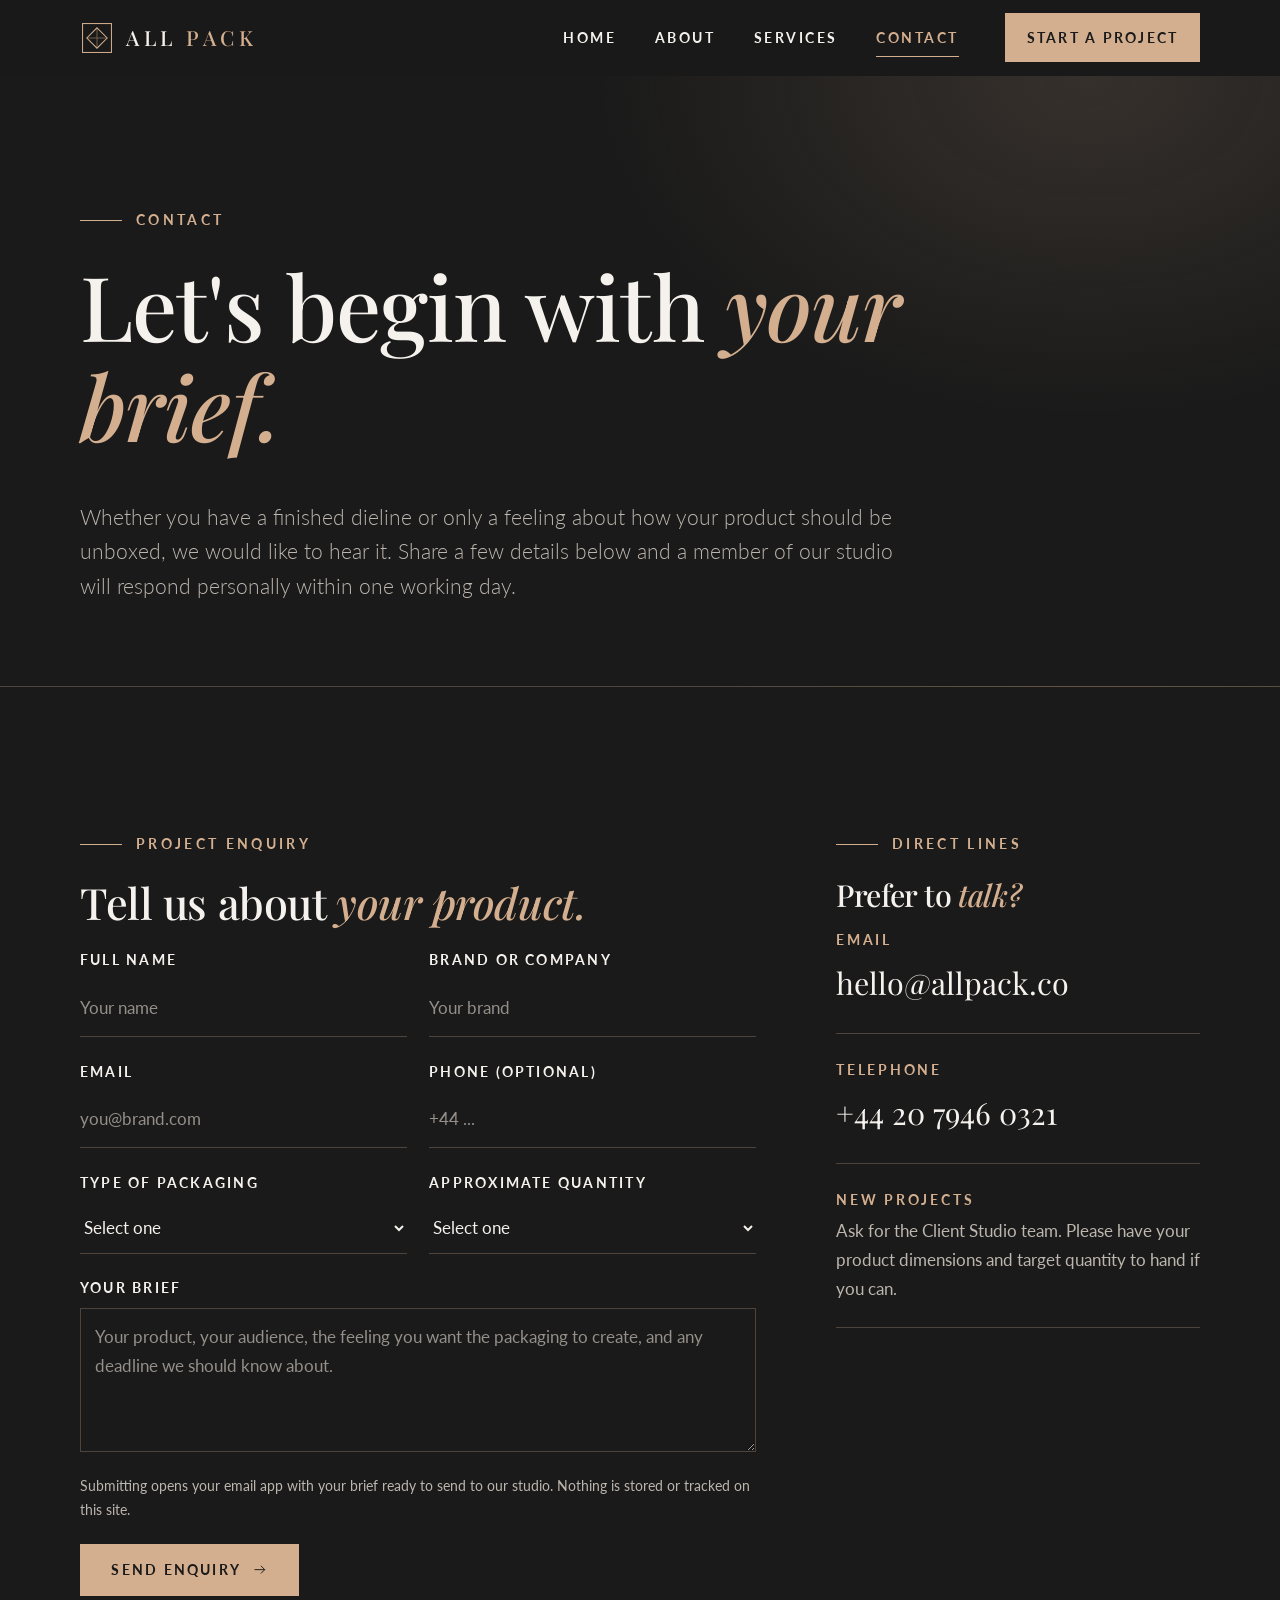
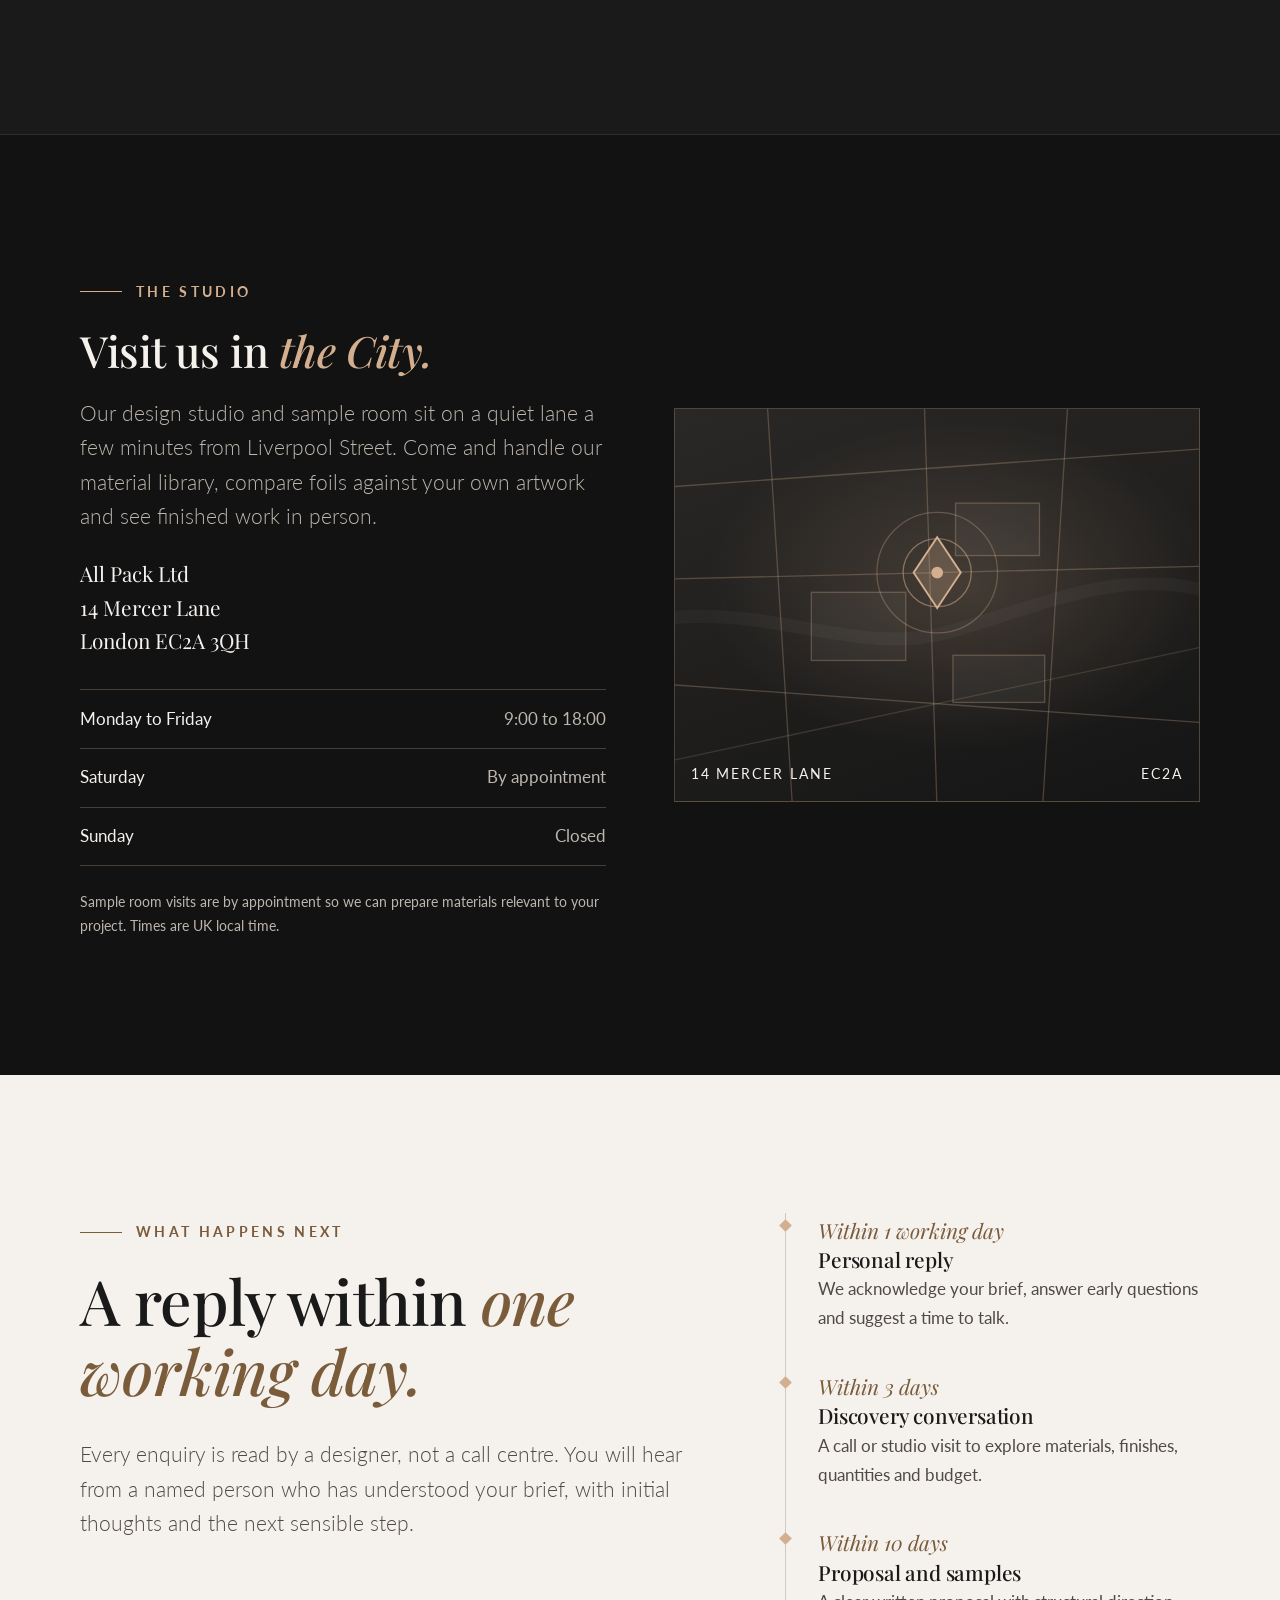
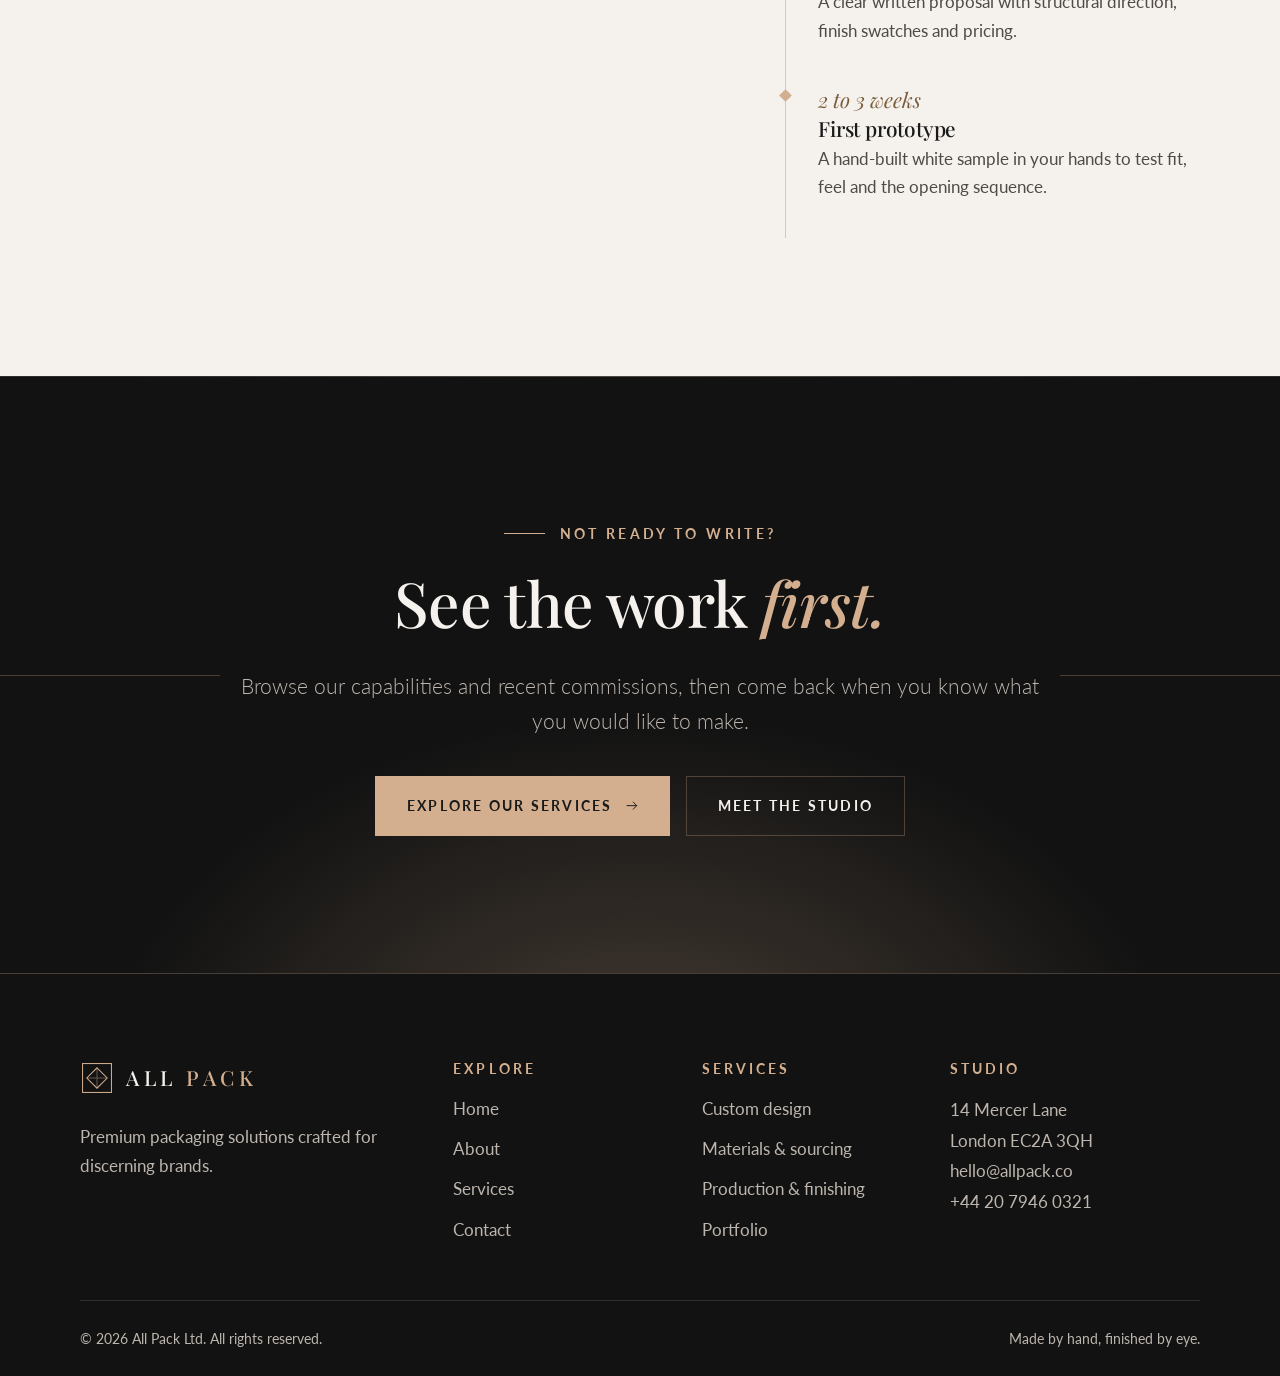
<file: contact.html>
<!doctype html>
<html lang="en">
<head>
  <meta charset="utf-8">
  <meta name="viewport" content="width=device-width, initial-scale=1">
  <title>Contact | All Pack Luxury Packaging Studio, London</title>
  <meta name="description" content="Start a bespoke packaging project with All Pack. Send a brief, call or visit our London studio. We reply to every enquiry within one working day.">
  <meta property="og:title" content="Contact | All Pack Luxury Packaging Studio, London">
  <meta property="og:description" content="Tell us about your product and your brand. All Pack replies within one working day with initial thoughts and a path to a first prototype.">
  <meta property="og:type" content="website">
  <meta name="theme-color" content="#1a1a1a">
  <link rel="icon" href="favicon.svg" type="image/svg+xml">
  <link rel="preconnect" href="https://fonts.googleapis.com">
  <link rel="preconnect" href="https://fonts.gstatic.com" crossorigin>
  <link href="https://fonts.googleapis.com/css2?family=Lato:wght@300;400;700&amp;family=Playfair+Display:ital,wght@0,400;0,500;0,600;1,400;1,500&amp;display=swap" rel="stylesheet">
  <link rel="stylesheet" href="styles.css">
  <style>
    .contact-layout { display: grid; gap: clamp(2.5rem, 1rem + 5vw, 6rem); grid-template-columns: 1fr; align-items: start; }
    @media (min-width: 960px) { .contact-layout { grid-template-columns: 1.3fr 0.7fr; } }
    .hours { list-style: none; display: grid; gap: 0; border-top: 1px solid var(--line); margin-bottom: 1.5rem; }
    .hours li { display: flex; justify-content: space-between; gap: 1rem; padding: 0.9rem 0; border-bottom: 1px solid var(--line); }
    .hours li span:last-child { color: var(--muted); text-align: right; }
    .map-panel { position: relative; aspect-ratio: 4 / 3; border: 1px solid var(--line); overflow: hidden;
      background: radial-gradient(70% 60% at 55% 45%, rgba(212, 175, 143, 0.2), transparent 70%), linear-gradient(160deg, #2a2826, #151515); color: var(--gold); }
    .map-panel svg { width: 100%; height: 100%; }
    .map-caption { position: absolute; left: 1rem; bottom: 1rem; right: 1rem; display: flex; justify-content: space-between; gap: 1rem; flex-wrap: wrap;
      font-size: var(--step--1); letter-spacing: 0.14em; text-transform: uppercase; color: var(--ivory); }
    .form-wrap .thanks:focus { outline: 2px solid var(--gold); outline-offset: 4px; }
  </style>
</head>
<body>
  <a class="skip-link" href="#main">Skip to content</a>

  <header class="site-header">
    <div class="container header-inner">
      <a class="brand" href="index.html" aria-label="All Pack, home">
        <svg class="brand-mark" viewBox="0 0 40 40" fill="none" stroke="currentColor" stroke-width="1.2" aria-hidden="true">
          <rect x="3" y="3" width="34" height="34"/>
          <path d="M20 8 32 20 20 32 8 20Z"/>
          <path d="M20 8v24M8 20h24" stroke-opacity=".45"/>
        </svg>
        <span class="brand-name">All <span>Pack</span></span>
      </a>
      <button class="nav-toggle" type="button" aria-expanded="false" aria-controls="primary-nav" aria-label="Open menu">
        <span></span><span></span><span></span>
      </button>
      <nav class="site-nav" id="primary-nav" aria-label="Primary">
        <ul>
          <li><a class="nav-link" href="index.html">Home</a></li>
          <li><a class="nav-link" href="about.html">About</a></li>
          <li><a class="nav-link" href="services.html">Services</a></li>
          <li><a class="nav-link" href="contact.html" aria-current="page">Contact</a></li>
          <li class="nav-cta"><a class="btn btn--sm" href="contact.html">Start a project</a></li>
        </ul>
      </nav>
    </div>
  </header>

  <main id="main">
    <!-- Intro -->
    <section class="page-hero" aria-labelledby="contact-title">
      <div class="container">
        <p class="eyebrow reveal">Contact</p>
        <h1 id="contact-title" class="reveal" style="--delay:.08s">Let's begin with <em>your brief.</em></h1>
        <p class="lead reveal" style="--delay:.16s">Whether you have a finished dieline or only a feeling about how your product should be unboxed, we would like to hear it. Share a few details below and a member of our studio will respond personally within one working day.</p>
      </div>
    </section>

    <!-- Form + details -->
    <section class="section theme-dark" aria-labelledby="form-title">
      <div class="container">
        <div class="contact-layout">
          <div class="form-wrap reveal">
            <p class="eyebrow">Project enquiry</p>
            <h2 id="form-title" style="font-size:var(--step-3)">Tell us about <em>your product.</em></h2>

            <form class="form" id="enquiry-form" action="#" method="post" novalidate>
              <div class="field-row">
                <div class="field">
                  <label for="f-name">Full name</label>
                  <input id="f-name" name="name" type="text" autocomplete="name" required placeholder="Your name">
                </div>
                <div class="field">
                  <label for="f-company">Brand or company</label>
                  <input id="f-company" name="company" type="text" autocomplete="organization" required placeholder="Your brand">
                </div>
              </div>
              <div class="field-row">
                <div class="field">
                  <label for="f-email">Email</label>
                  <input id="f-email" name="email" type="email" autocomplete="email" required placeholder="you@brand.com">
                </div>
                <div class="field">
                  <label for="f-phone">Phone (optional)</label>
                  <input id="f-phone" name="phone" type="tel" autocomplete="tel" placeholder="+44 ...">
                </div>
              </div>
              <div class="field-row">
                <div class="field">
                  <label for="f-type">Type of packaging</label>
                  <select id="f-type" name="type" required>
                    <option value="">Select one</option>
                    <option>Rigid gift boxes</option>
                    <option>Carrier bags</option>
                    <option>Tubes and cylinders</option>
                    <option>Jewellery and watch cases</option>
                    <option>Limited-edition or press kits</option>
                    <option>Not sure yet</option>
                  </select>
                </div>
                <div class="field">
                  <label for="f-qty">Approximate quantity</label>
                  <select id="f-qty" name="quantity">
                    <option value="">Select one</option>
                    <option>Under 500</option>
                    <option>500 to 2,000</option>
                    <option>2,000 to 10,000</option>
                    <option>10,000 or more</option>
                  </select>
                </div>
              </div>
              <div class="field">
                <label for="f-message">Your brief</label>
                <textarea id="f-message" name="message" required placeholder="Your product, your audience, the feeling you want the packaging to create, and any deadline we should know about."></textarea>
              </div>
              <p class="form-note">Submitting opens your email app with your brief ready to send to our studio. Nothing is stored or tracked on this site.</p>
              <div class="btn-row">
                <button class="btn" type="submit">Send enquiry
                  <svg viewBox="0 0 24 24" fill="none" stroke="currentColor" stroke-width="1.5" aria-hidden="true"><path d="M4 12h16M14 6l6 6-6 6"/></svg>
                </button>
              </div>
            </form>

            <div class="thanks" id="thanks" hidden tabindex="-1" role="status">
              <h3>Thank you, your brief is ready.</h3>
              <p>Your email app should now be open with your enquiry written out for you. Press send there and it reaches our studio directly. If nothing opened, write to us at <a href="mailto:hello@allpack.co">hello@allpack.co</a> or call <a href="tel:+442079460321">+44 20 7946 0321</a>.</p>
              <button class="btn btn--ghost btn--sm" type="button" id="again">Write another enquiry</button>
            </div>
          </div>

          <aside class="reveal" style="--delay:.12s" aria-labelledby="direct-title">
            <p class="eyebrow">Direct lines</p>
            <h2 id="direct-title" style="font-size:var(--step-2)">Prefer to <em>talk?</em></h2>
            <ul class="details">
              <li>
                <span class="label">Email</span>
                <a href="mailto:hello@allpack.co">hello@allpack.co</a>
              </li>
              <li>
                <span class="label">Telephone</span>
                <a href="tel:+442079460321">+44 20 7946 0321</a>
              </li>
              <li>
                <span class="label">New projects</span>
                <p style="margin:0;color:var(--muted)">Ask for the Client Studio team. Please have your product dimensions and target quantity to hand if you can.</p>
              </li>
            </ul>
          </aside>
        </div>
      </div>
    </section>

    <!-- Location & hours -->
    <section class="section section--deep theme-dark" aria-labelledby="visit-title">
      <div class="container">
        <div class="split">
          <div class="reveal">
            <p class="eyebrow">The studio</p>
            <h2 id="visit-title" style="font-size:var(--step-3)">Visit us in <em>the City.</em></h2>
            <p class="lead" style="margin-bottom:1.5rem">Our design studio and sample room sit on a quiet lane a few minutes from Liverpool Street. Come and handle our material library, compare foils against your own artwork and see finished work in person.</p>
            <address style="font-style:normal;margin-bottom:2rem;font-family:var(--font-display);font-size:var(--step-1);line-height:1.6">
              All Pack Ltd<br>14 Mercer Lane<br>London EC2A 3QH
            </address>
            <ul class="hours" aria-label="Opening hours">
              <li><span>Monday to Friday</span><span>9:00 to 18:00</span></li>
              <li><span>Saturday</span><span>By appointment</span></li>
              <li><span>Sunday</span><span>Closed</span></li>
            </ul>
            <p class="form-note">Sample room visits are by appointment so we can prepare materials relevant to your project. Times are UK local time.</p>
          </div>

          <div class="map-panel reveal" style="--delay:.12s" role="img" aria-label="Stylised map showing the All Pack studio on Mercer Lane, London">
            <svg viewBox="0 0 400 300" fill="none" stroke="currentColor" preserveAspectRatio="xMidYMid slice" aria-hidden="true" focusable="false">
              <g stroke-opacity=".28" stroke-width="1">
                <path d="M-10 60 L410 30"/>
                <path d="M-10 130 L410 120"/>
                <path d="M-10 210 L410 240"/>
                <path d="M70 -10 L90 310"/>
                <path d="M190 -10 L200 310"/>
                <path d="M300 -10 L280 310"/>
                <path d="M-10 270 L410 180" stroke-opacity=".18"/>
              </g>
              <path d="M-10 160 C80 150 140 190 210 170 S340 120 410 140" stroke-opacity=".5" stroke-width="10" stroke-linecap="round" style="stroke:rgba(245,241,237,.06)"/>
              <rect x="104" y="140" width="72" height="52" fill="rgba(245,241,237,.04)" stroke-opacity=".3"/>
              <rect x="214" y="72" width="64" height="40" fill="rgba(245,241,237,.04)" stroke-opacity=".3"/>
              <rect x="212" y="188" width="70" height="36" fill="rgba(245,241,237,.04)" stroke-opacity=".3"/>
              <circle cx="200" cy="125" r="46" stroke-opacity=".3"/>
              <circle cx="200" cy="125" r="26" stroke-opacity=".5"/>
              <polygon points="200,98 218,125 200,152 182,125" fill="rgba(212,175,143,.25)" stroke-width="1.4"/>
              <circle cx="200" cy="125" r="4" fill="currentColor"/>
            </svg>
            <div class="map-caption"><span>14 Mercer Lane</span><span>EC2A</span></div>
          </div>
        </div>
      </div>
    </section>

    <!-- Response expectation -->
    <section class="section theme-light" aria-labelledby="response-title">
      <div class="container">
        <div class="split split--wide-left" style="align-items:start">
          <div class="reveal">
            <p class="eyebrow">What happens next</p>
            <h2 id="response-title" style="font-size:var(--step-4)">A reply within <em>one working day.</em></h2>
            <p class="lead">Every enquiry is read by a designer, not a call centre. You will hear from a named person who has understood your brief, with initial thoughts and the next sensible step.</p>
          </div>
          <ol class="timeline reveal" style="--delay:.12s">
            <li>
              <span class="year">Within 1 working day</span>
              <h3>Personal reply</h3>
              <p>We acknowledge your brief, answer early questions and suggest a time to talk.</p>
            </li>
            <li>
              <span class="year">Within 3 days</span>
              <h3>Discovery conversation</h3>
              <p>A call or studio visit to explore materials, finishes, quantities and budget.</p>
            </li>
            <li>
              <span class="year">Within 10 days</span>
              <h3>Proposal and samples</h3>
              <p>A clear written proposal with structural direction, finish swatches and pricing.</p>
            </li>
            <li>
              <span class="year">2 to 3 weeks</span>
              <h3>First prototype</h3>
              <p>A hand-built white sample in your hands to test fit, feel and the opening sequence.</p>
            </li>
          </ol>
        </div>
      </div>
    </section>

    <!-- CTA -->
    <section class="section cta-band theme-dark" aria-labelledby="cta-title">
      <div class="container">
        <p class="eyebrow" style="justify-content:center">Not ready to write?</p>
        <h2 id="cta-title" class="reveal">See the work <em>first.</em></h2>
        <p class="lead reveal">Browse our capabilities and recent commissions, then come back when you know what you would like to make.</p>
        <div class="btn-row reveal">
          <a class="btn" href="services.html">Explore our services
            <svg viewBox="0 0 24 24" fill="none" stroke="currentColor" stroke-width="1.5" aria-hidden="true"><path d="M4 12h16M14 6l6 6-6 6"/></svg>
          </a>
          <a class="btn btn--ghost" href="about.html">Meet the studio</a>
        </div>
      </div>
    </section>
  </main>

  <footer class="site-footer">
    <div class="container">
      <div class="footer-grid">
        <div class="footer-brand">
          <a class="brand" href="index.html" aria-label="All Pack, home">
            <svg class="brand-mark" viewBox="0 0 40 40" fill="none" stroke="currentColor" stroke-width="1.2" aria-hidden="true">
              <rect x="3" y="3" width="34" height="34"/>
              <path d="M20 8 32 20 20 32 8 20Z"/>
              <path d="M20 8v24M8 20h24" stroke-opacity=".45"/>
            </svg>
            <span class="brand-name">All <span>Pack</span></span>
          </a>
          <p>Premium packaging solutions crafted for discerning brands.</p>
        </div>
        <div class="footer-col">
          <h2>Explore</h2>
          <ul>
            <li><a data-nav href="index.html">Home</a></li>
            <li><a data-nav href="about.html">About</a></li>
            <li><a data-nav href="services.html">Services</a></li>
            <li><a data-nav href="contact.html">Contact</a></li>
          </ul>
        </div>
        <div class="footer-col">
          <h2>Services</h2>
          <ul>
            <li><a href="services.html">Custom design</a></li>
            <li><a href="services.html">Materials &amp; sourcing</a></li>
            <li><a href="services.html">Production &amp; finishing</a></li>
            <li><a href="services.html#portfolio">Portfolio</a></li>
          </ul>
        </div>
        <div class="footer-col">
          <h2>Studio</h2>
          <address>
            14 Mercer Lane<br>London EC2A 3QH<br>
            <a href="mailto:hello@allpack.co">hello@allpack.co</a><br>
            <a href="tel:+442079460321">+44 20 7946 0321</a>
          </address>
        </div>
      </div>
      <div class="footer-bottom">
        <p>&copy; <span data-year>2026</span> All Pack Ltd. All rights reserved.</p>
        <p>Made by hand, finished by eye.</p>
      </div>
    </div>
  </footer>

  <script src="site.js" defer></script>
  <script>
    (function () {
      var form = document.getElementById('enquiry-form');
      var thanks = document.getElementById('thanks');
      var again = document.getElementById('again');
      if (!form || !thanks) return;

      form.addEventListener('submit', function (e) {
        e.preventDefault();
        if (!form.checkValidity()) {
          form.reportValidity();
          return;
        }
        var d = new FormData(form);
        var lines = [
          'Name: ' + (d.get('name') || ''),
          'Brand: ' + (d.get('company') || ''),
          'Email: ' + (d.get('email') || ''),
          'Phone: ' + (d.get('phone') || 'not provided'),
          'Packaging type: ' + (d.get('type') || ''),
          'Approximate quantity: ' + (d.get('quantity') || 'not specified'),
          '',
          'Brief:',
          d.get('message') || ''
        ];
        var subject = 'Project enquiry from ' + (d.get('company') || d.get('name') || 'a new client');
        var href = 'mailto:hello@allpack.co?subject=' + encodeURIComponent(subject) +
          '&body=' + encodeURIComponent(lines.join('\n'));
        form.hidden = true;
        thanks.hidden = false;
        thanks.focus();
        window.location.href = href;
      });

      if (again) {
        again.addEventListener('click', function () {
          form.reset();
          thanks.hidden = true;
          form.hidden = false;
          var first = document.getElementById('f-name');
          if (first) first.focus();
        });
      }
    })();
  </script>
</body>
</html>
</file>
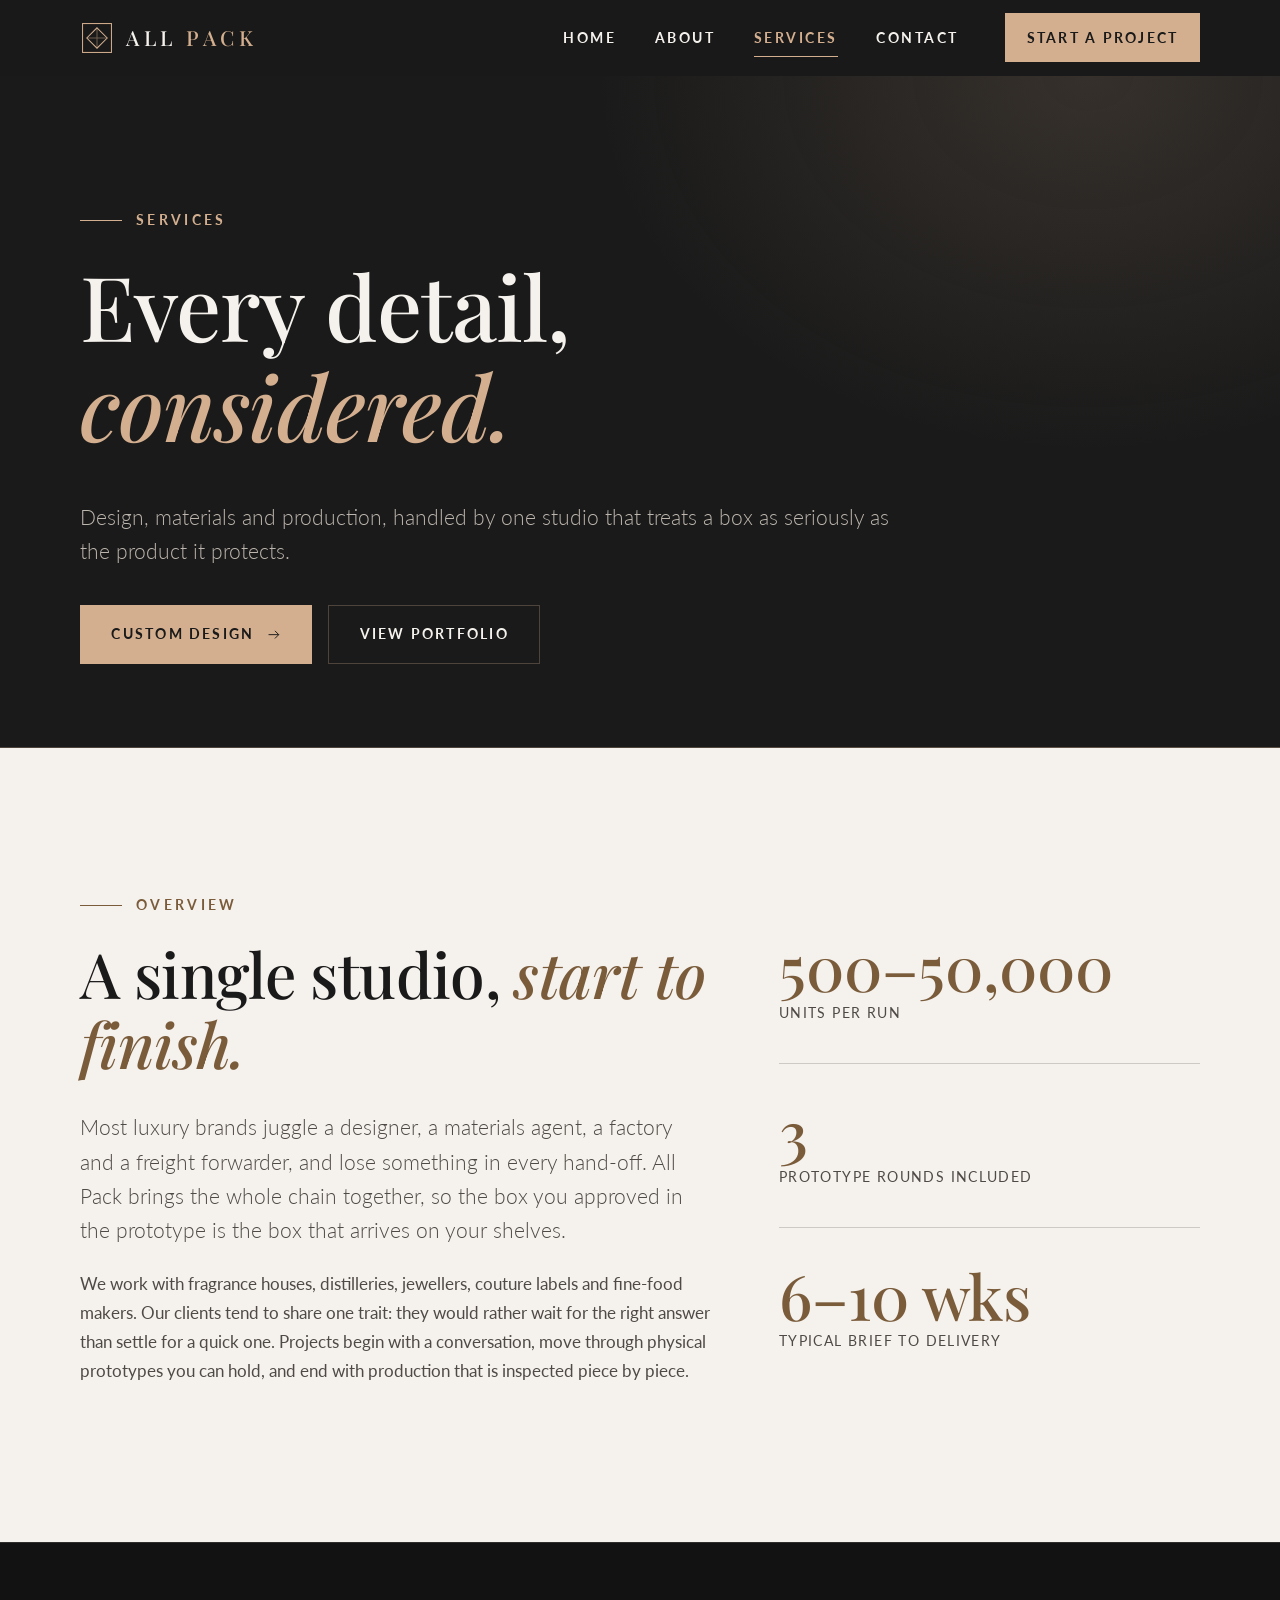
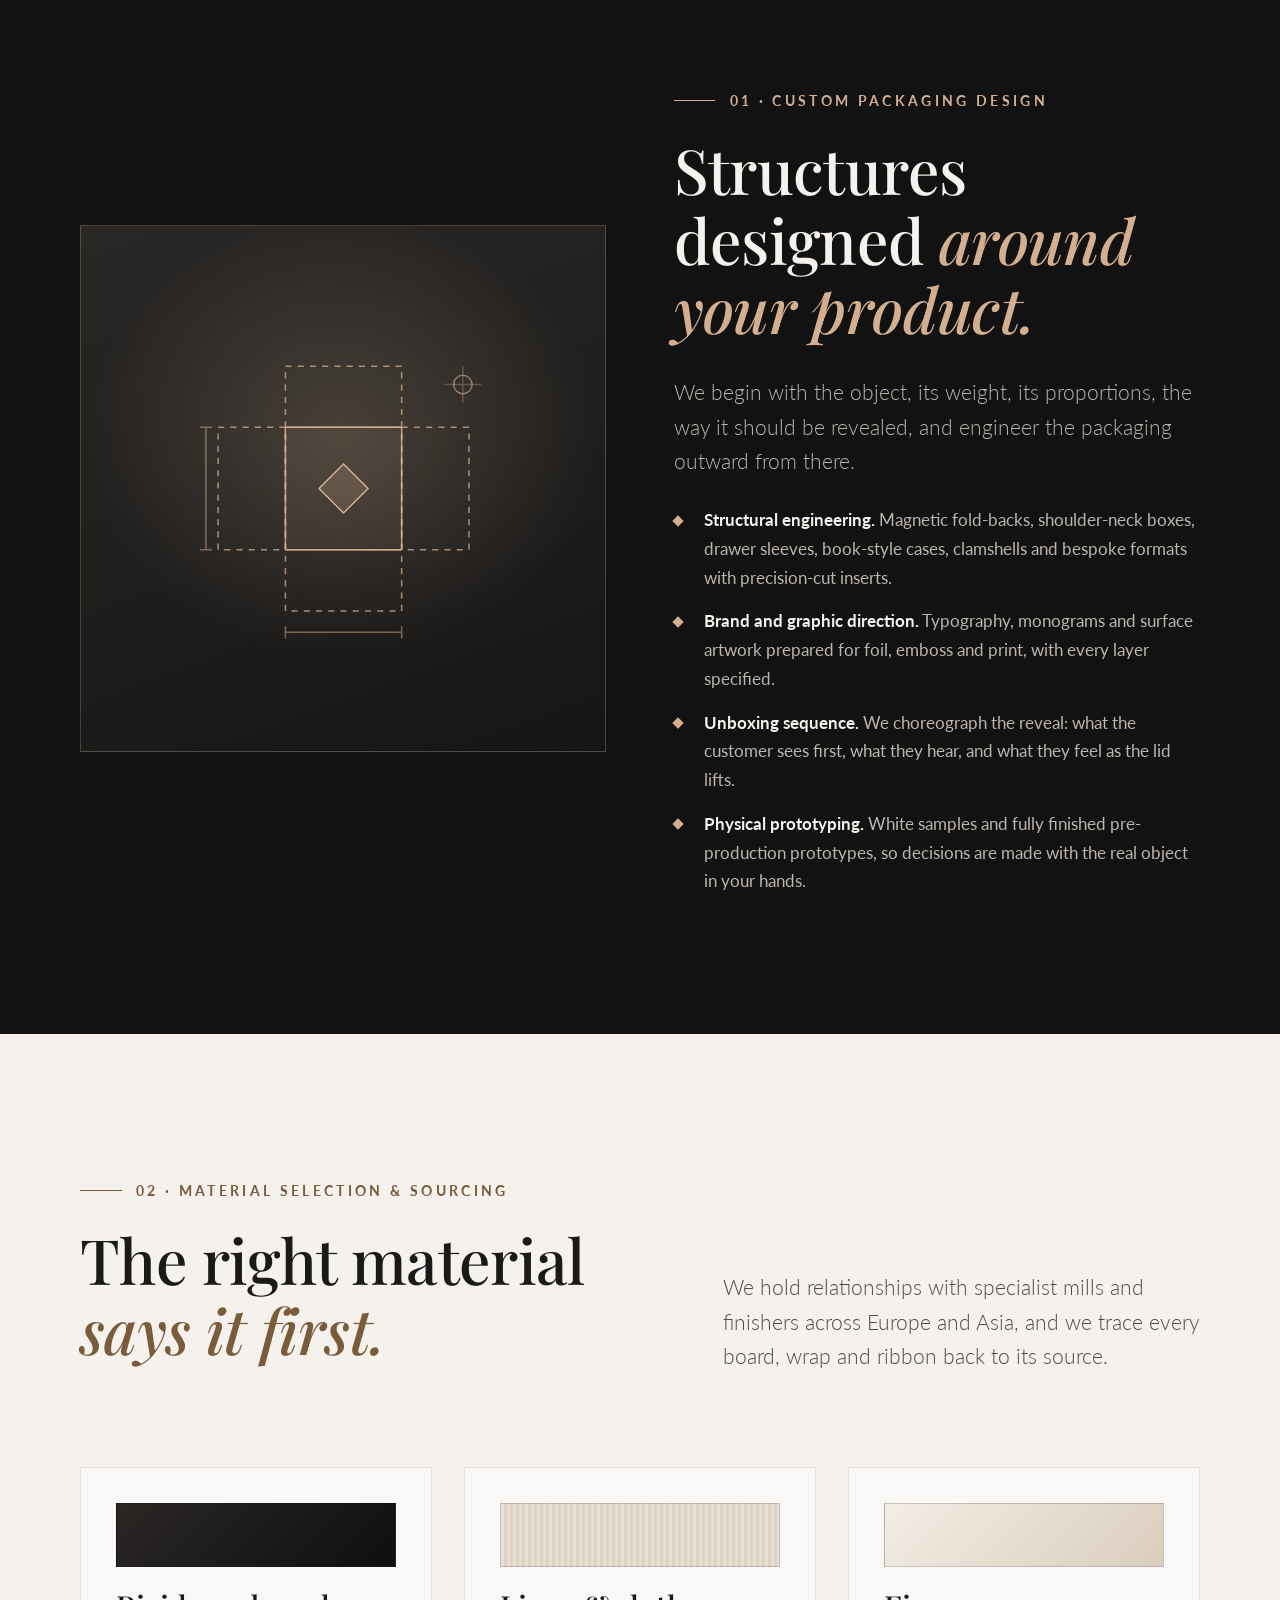
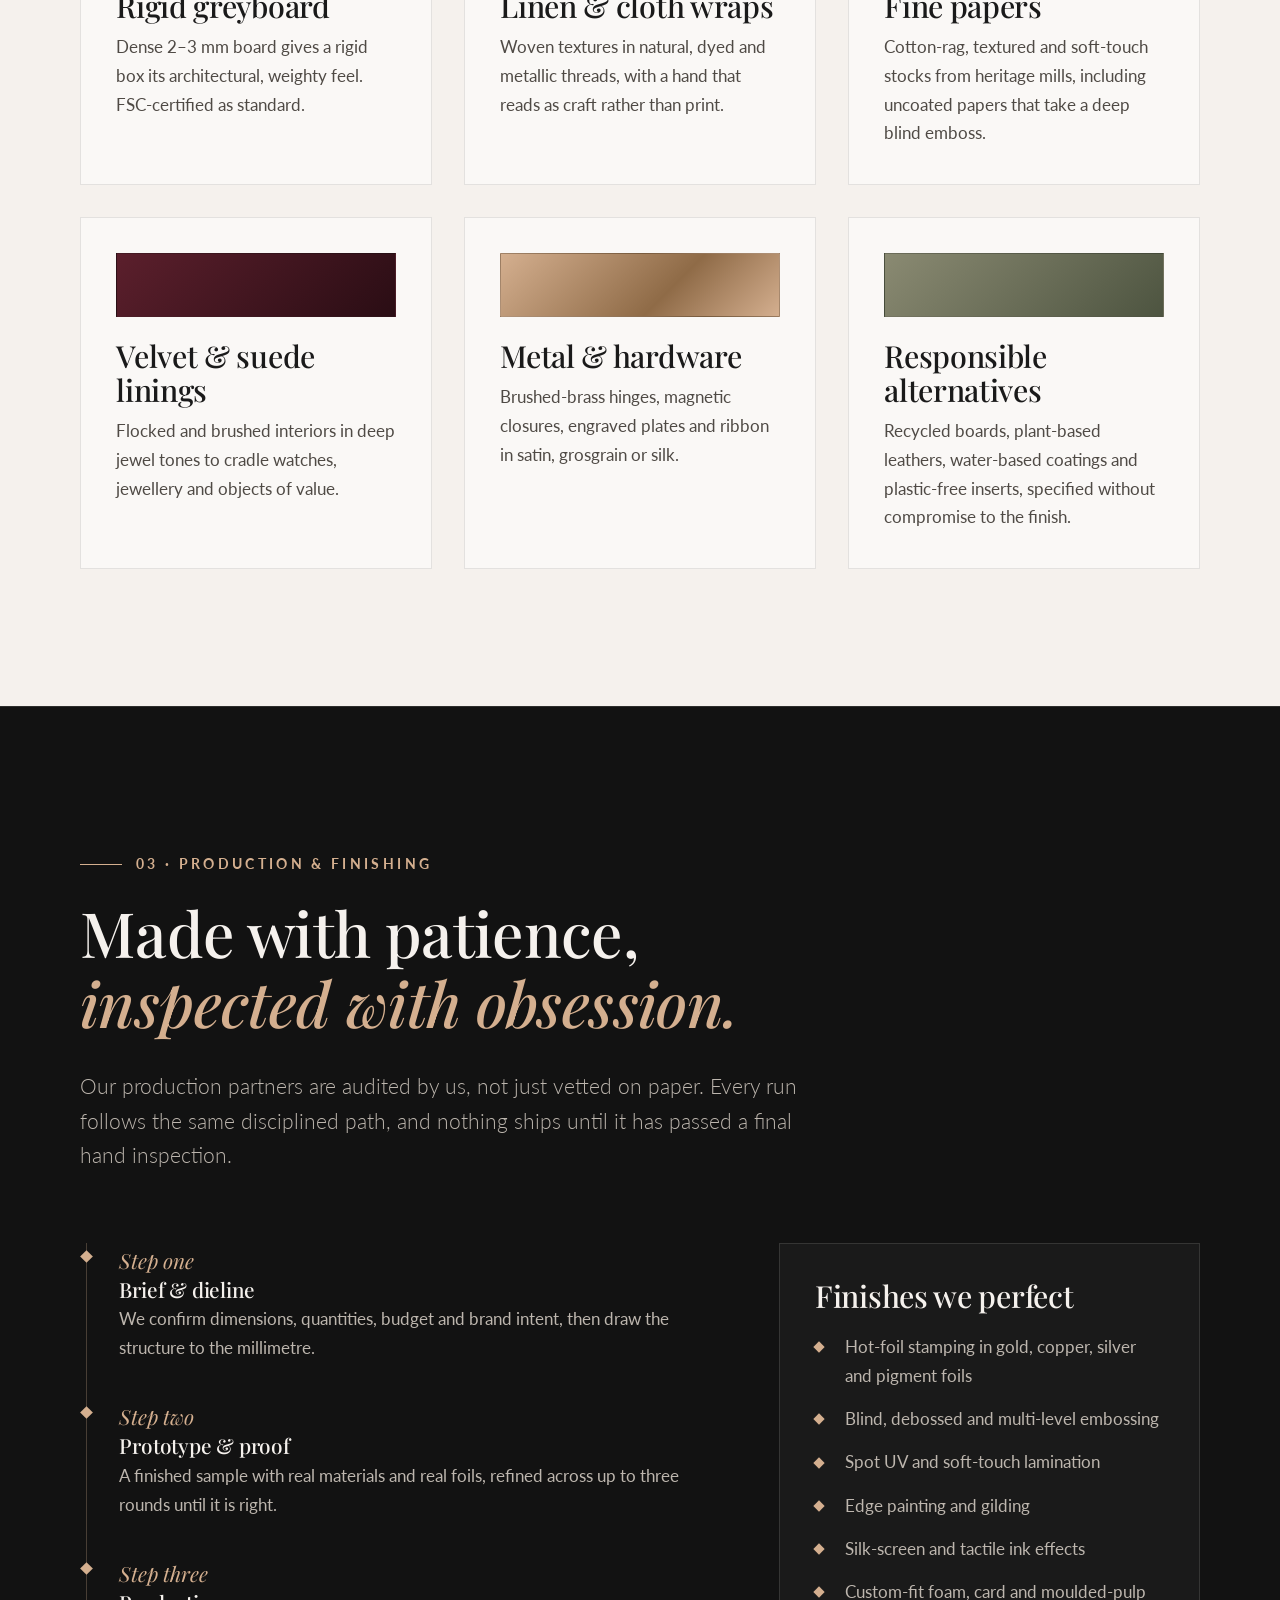
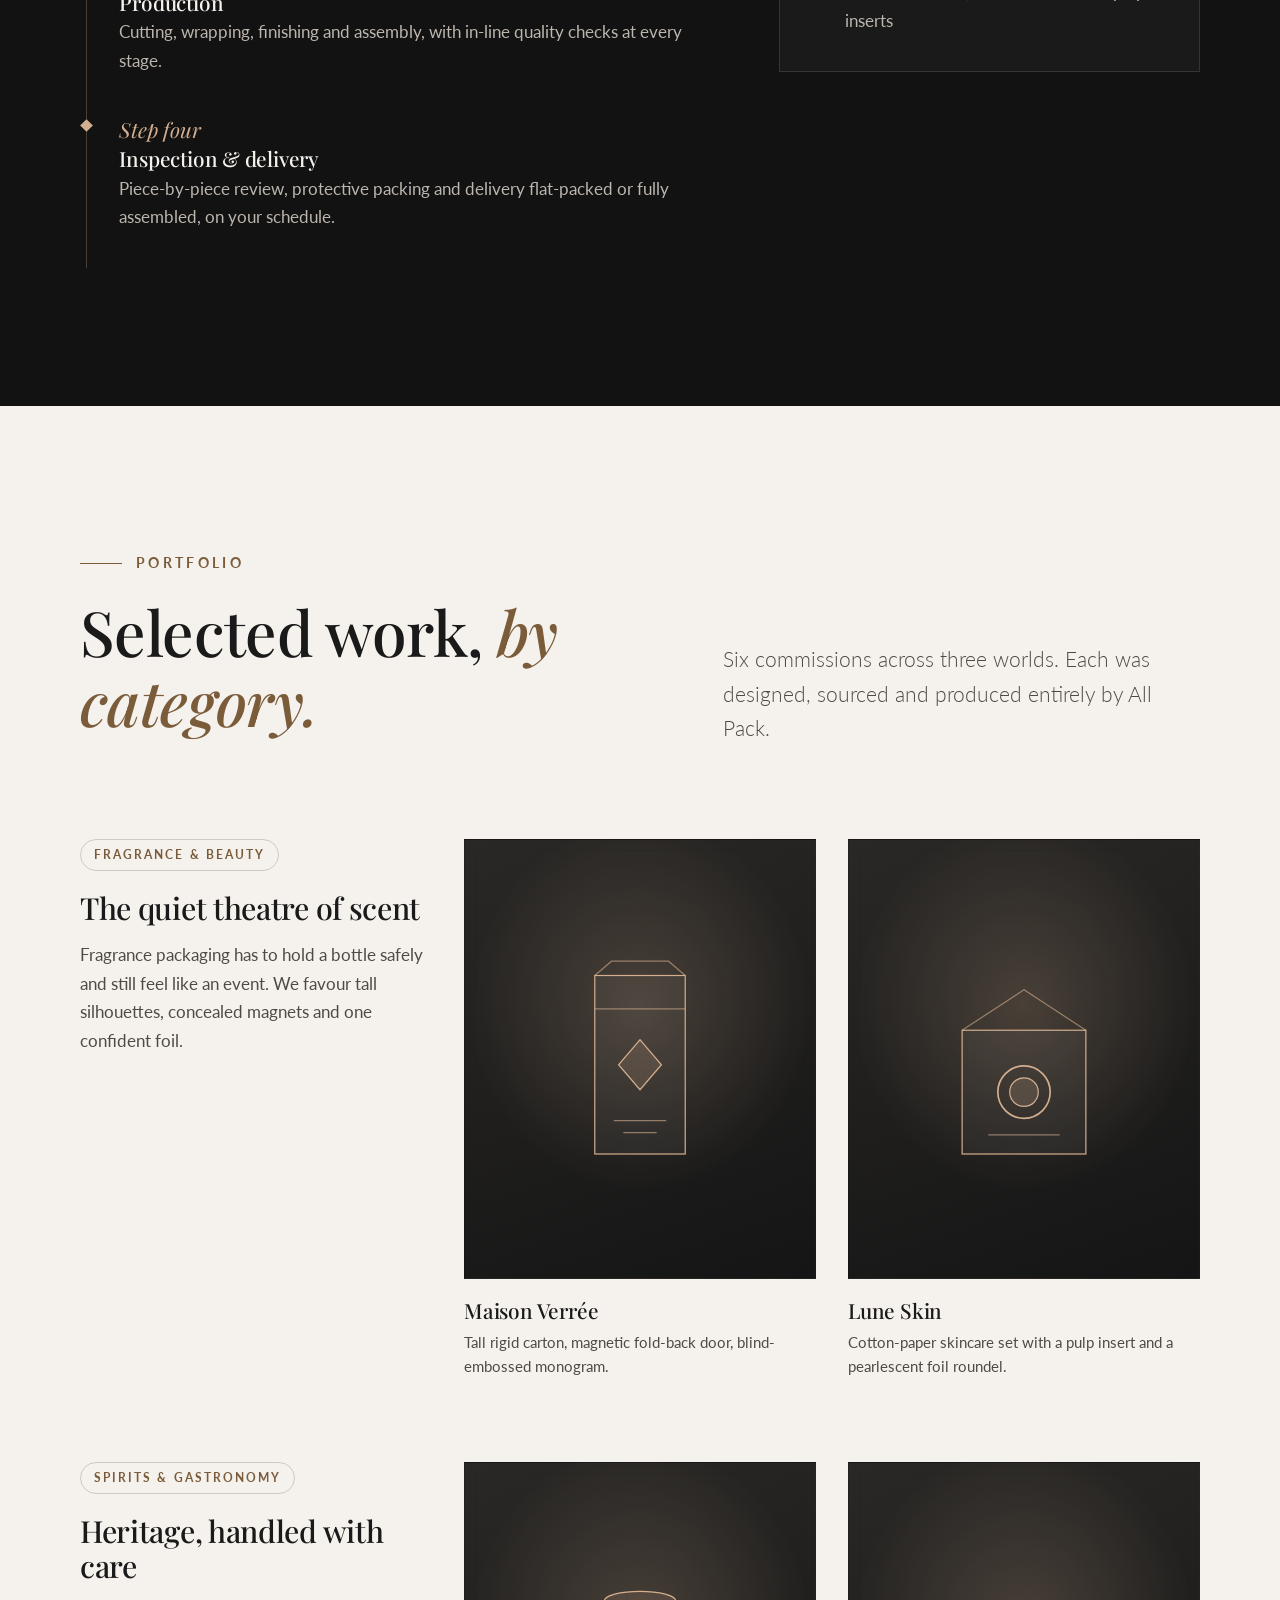
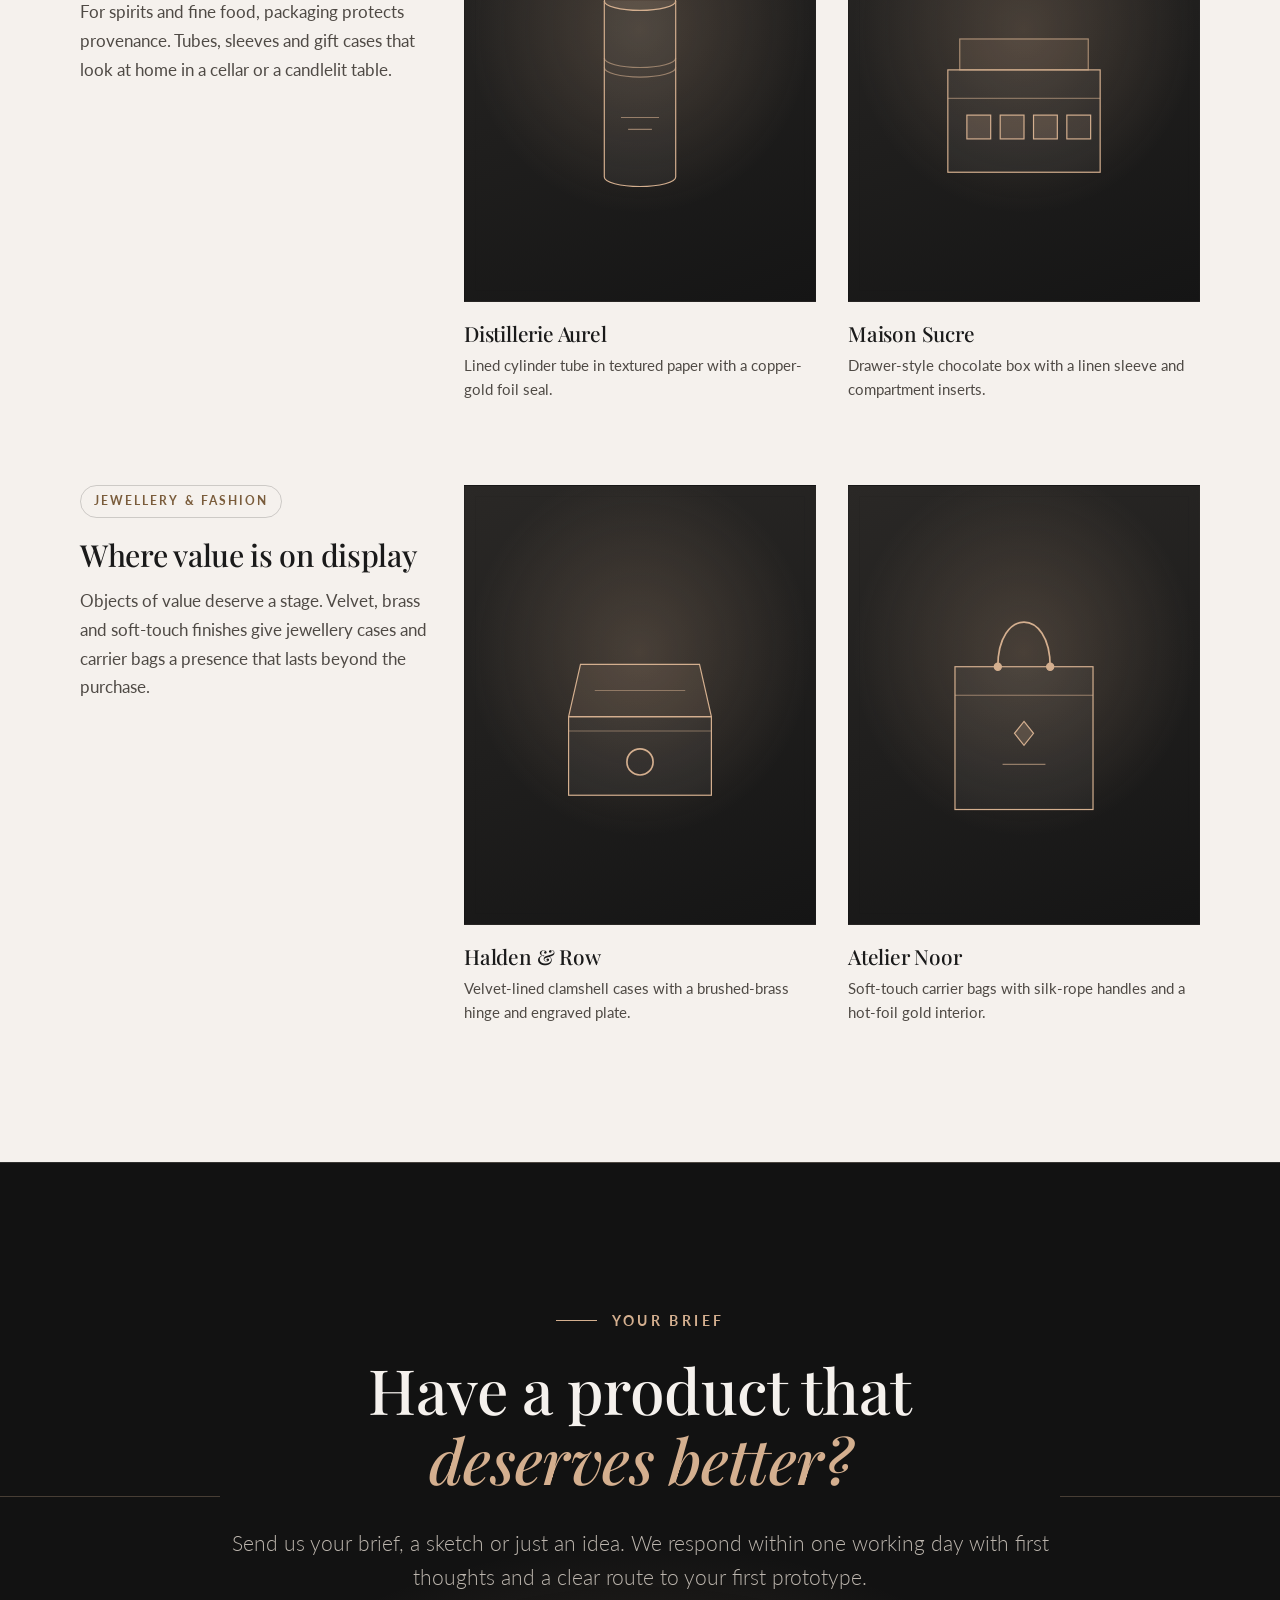
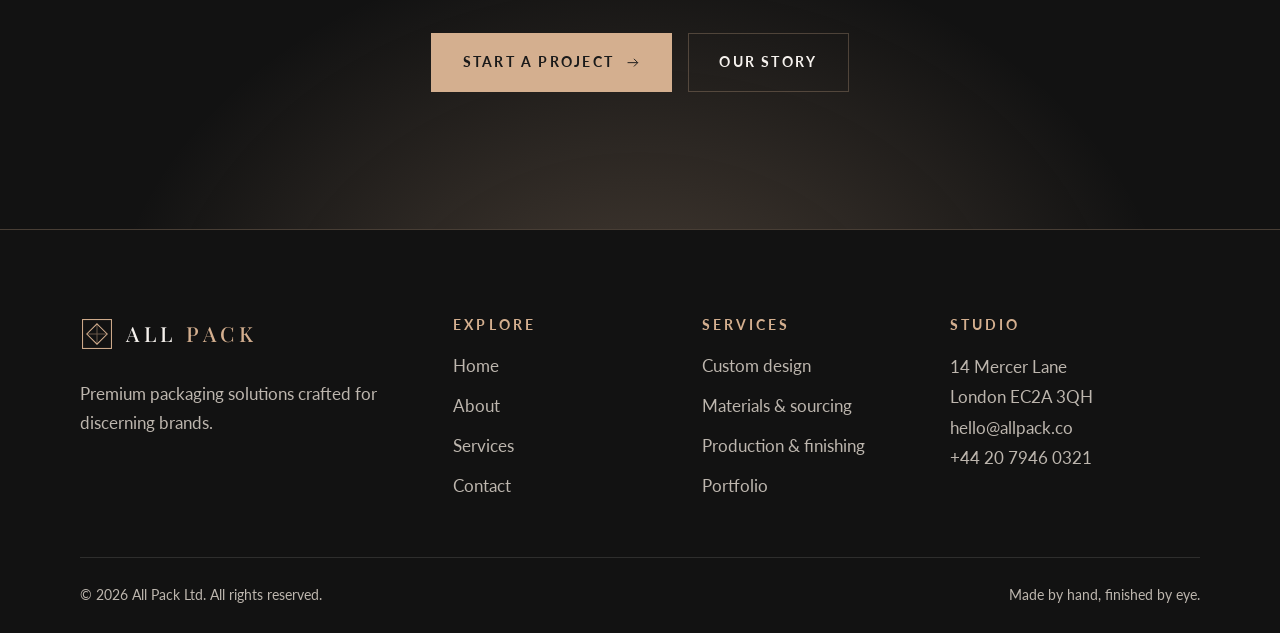
<file: services.html>
<!doctype html>
<html lang="en">
<head>
  <meta charset="utf-8">
  <meta name="viewport" content="width=device-width, initial-scale=1">
  <title>Services | All Pack Luxury Packaging Design, Materials &amp; Finishing</title>
  <meta name="description" content="Explore All Pack's services: bespoke structural packaging design, rare material sourcing, and precision production and finishing for luxury brands, from 500-piece editions to 50,000-unit runs.">
  <meta property="og:title" content="Services | All Pack Luxury Packaging Design, Materials &amp; Finishing">
  <meta property="og:description" content="Bespoke structural design, considered materials and flawless finishing. See how All Pack takes luxury packaging from first sketch to final delivery.">
  <meta property="og:type" content="website">
  <meta name="theme-color" content="#1a1a1a">
  <link rel="icon" href="favicon.svg" type="image/svg+xml">
  <link rel="preconnect" href="https://fonts.googleapis.com">
  <link rel="preconnect" href="https://fonts.gstatic.com" crossorigin>
  <link href="https://fonts.googleapis.com/css2?family=Lato:wght@300;400;700&amp;family=Playfair+Display:ital,wght@0,400;0,500;0,600;1,400;1,500&amp;display=swap" rel="stylesheet">
  <link rel="stylesheet" href="styles.css">
</head>
<body>
  <a class="skip-link" href="#main">Skip to content</a>

  <header class="site-header">
    <div class="container header-inner">
      <a class="brand" href="index.html" aria-label="All Pack, home">
        <svg class="brand-mark" viewBox="0 0 40 40" fill="none" stroke="currentColor" stroke-width="1.2" aria-hidden="true">
          <rect x="3" y="3" width="34" height="34"/>
          <path d="M20 8 32 20 20 32 8 20Z"/>
          <path d="M20 8v24M8 20h24" stroke-opacity=".45"/>
        </svg>
        <span class="brand-name">All <span>Pack</span></span>
      </a>
      <button class="nav-toggle" type="button" aria-expanded="false" aria-controls="primary-nav" aria-label="Open menu">
        <span></span><span></span><span></span>
      </button>
      <nav class="site-nav" id="primary-nav" aria-label="Primary">
        <ul>
          <li><a class="nav-link" href="index.html">Home</a></li>
          <li><a class="nav-link" href="about.html">About</a></li>
          <li><a class="nav-link" href="services.html" aria-current="page">Services</a></li>
          <li><a class="nav-link" href="contact.html">Contact</a></li>
          <li class="nav-cta"><a class="btn btn--sm" href="contact.html">Start a project</a></li>
        </ul>
      </nav>
    </div>
  </header>

  <main id="main">
    <!-- Page hero -->
    <section class="page-hero" aria-labelledby="page-title">
      <div class="container">
        <p class="eyebrow reveal">Services</p>
        <h1 id="page-title" class="reveal" style="--delay:.08s">Every detail, <em>considered.</em></h1>
        <p class="lead reveal" style="--delay:.16s">Design, materials and production, handled by one studio that treats a box as seriously as the product it protects.</p>
        <div class="btn-row reveal" style="--delay:.24s; margin-top:2.25rem">
          <a class="btn" href="#design">Custom design
            <svg viewBox="0 0 24 24" fill="none" stroke="currentColor" stroke-width="1.5" aria-hidden="true"><path d="M4 12h16M14 6l6 6-6 6"/></svg>
          </a>
          <a class="btn btn--ghost" href="#portfolio">View portfolio</a>
        </div>
      </div>
    </section>

    <!-- Overview -->
    <section class="section theme-light" aria-labelledby="overview-title">
      <div class="container">
        <div class="split split--wide-left">
          <div>
            <p class="eyebrow reveal">Overview</p>
            <h2 id="overview-title" class="reveal" style="--delay:.06s">A single studio, <em>start to finish.</em></h2>
            <p class="lead reveal" style="--delay:.12s">Most luxury brands juggle a designer, a materials agent, a factory and a freight forwarder, and lose something in every hand-off. All Pack brings the whole chain together, so the box you approved in the prototype is the box that arrives on your shelves.</p>
            <p class="reveal" style="--delay:.18s; color:var(--muted)">We work with fragrance houses, distilleries, jewellers, couture labels and fine-food makers. Our clients tend to share one trait: they would rather wait for the right answer than settle for a quick one. Projects begin with a conversation, move through physical prototypes you can hold, and end with production that is inspected piece by piece.</p>
          </div>
          <div class="grid" style="gap:2.25rem">
            <div class="stat reveal"><strong>500&ndash;50,000</strong><span>Units per run</span></div>
            <hr class="rule">
            <div class="stat reveal" style="--delay:.1s"><strong>3</strong><span>Prototype rounds included</span></div>
            <hr class="rule">
            <div class="stat reveal" style="--delay:.2s"><strong>6&ndash;10 wks</strong><span>Typical brief to delivery</span></div>
          </div>
        </div>
      </div>
    </section>

    <!-- Custom design -->
    <section class="section section--deep theme-dark" id="design" aria-labelledby="design-title">
      <div class="container">
        <div class="split">
          <div class="art-panel reveal" aria-hidden="true">
            <svg viewBox="0 0 240 240" fill="none" stroke="currentColor" stroke-width="1" focusable="false">
              <!-- Dieline of a rigid box -->
              <g stroke-dasharray="4 4" stroke-opacity=".75">
                <rect x="82" y="40" width="76" height="40"/>
                <rect x="82" y="80" width="76" height="80" fill="rgba(212,175,143,.08)"/>
                <rect x="82" y="160" width="76" height="40"/>
                <rect x="38" y="80" width="44" height="80"/>
                <rect x="158" y="80" width="44" height="80"/>
              </g>
              <path d="M82 80h76M82 160h76M82 80v80M158 80v80" stroke-opacity=".9"/>
              <polygon points="120,104 136,120 120,136 104,120" fill="rgba(212,175,143,.18)"/>
              <!-- Dimension marks -->
              <path d="M30 80v80M26 80h8M26 160h8" stroke-opacity=".5"/>
              <path d="M82 214h76M82 210v8M158 210v8" stroke-opacity=".5"/>
              <circle cx="198" cy="52" r="6" stroke-opacity=".6"/>
              <path d="M198 40v24M186 52h24" stroke-opacity=".3"/>
            </svg>
          </div>
          <div>
            <p class="eyebrow reveal">01 &middot; Custom packaging design</p>
            <h2 id="design-title" class="reveal" style="--delay:.06s">Structures designed <em>around your product.</em></h2>
            <p class="lead reveal" style="--delay:.12s">We begin with the object, its weight, its proportions, the way it should be revealed, and engineer the packaging outward from there.</p>
            <ul class="check-list reveal" style="--delay:.18s; margin-top:1.75rem">
              <li><strong style="color:var(--ivory)">Structural engineering.</strong> Magnetic fold-backs, shoulder-neck boxes, drawer sleeves, book-style cases, clamshells and bespoke formats with precision-cut inserts.</li>
              <li><strong style="color:var(--ivory)">Brand and graphic direction.</strong> Typography, monograms and surface artwork prepared for foil, emboss and print, with every layer specified.</li>
              <li><strong style="color:var(--ivory)">Unboxing sequence.</strong> We choreograph the reveal: what the customer sees first, what they hear, and what they feel as the lid lifts.</li>
              <li><strong style="color:var(--ivory)">Physical prototyping.</strong> White samples and fully finished pre-production prototypes, so decisions are made with the real object in your hands.</li>
            </ul>
          </div>
        </div>
      </div>
    </section>

    <!-- Materials -->
    <section class="section theme-light" id="materials" aria-labelledby="materials-title">
      <div class="container">
        <div class="section-head section-head--split">
          <div class="reveal">
            <p class="eyebrow">02 &middot; Material selection &amp; sourcing</p>
            <h2 id="materials-title">The right material <em>says it first.</em></h2>
          </div>
          <p class="lead reveal" style="--delay:.1s">We hold relationships with specialist mills and finishers across Europe and Asia, and we trace every board, wrap and ribbon back to its source.</p>
        </div>

        <div class="grid grid-3">
          <article class="card reveal">
            <div aria-hidden="true" style="height:64px;margin-bottom:1.4rem;border:1px solid var(--line);background:linear-gradient(135deg,#2a2725,#0f0f0f)"></div>
            <h3>Rigid greyboard</h3>
            <p>Dense 2&ndash;3 mm board gives a rigid box its architectural, weighty feel. FSC-certified as standard.</p>
          </article>
          <article class="card reveal" style="--delay:.08s">
            <div aria-hidden="true" style="height:64px;margin-bottom:1.4rem;border:1px solid var(--line);background:repeating-linear-gradient(90deg,#e8dfd3 0 3px,#ddd2c4 3px 6px)"></div>
            <h3>Linen &amp; cloth wraps</h3>
            <p>Woven textures in natural, dyed and metallic threads, with a hand that reads as craft rather than print.</p>
          </article>
          <article class="card reveal" style="--delay:.16s">
            <div aria-hidden="true" style="height:64px;margin-bottom:1.4rem;border:1px solid var(--line);background:linear-gradient(135deg,#f3ede4,#d9cdbd)"></div>
            <h3>Fine papers</h3>
            <p>Cotton-rag, textured and soft-touch stocks from heritage mills, including uncoated papers that take a deep blind emboss.</p>
          </article>
          <article class="card reveal">
            <div aria-hidden="true" style="height:64px;margin-bottom:1.4rem;border:1px solid var(--line);background:linear-gradient(135deg,#5b1f2c,#2a0d14)"></div>
            <h3>Velvet &amp; suede linings</h3>
            <p>Flocked and brushed interiors in deep jewel tones to cradle watches, jewellery and objects of value.</p>
          </article>
          <article class="card reveal" style="--delay:.08s">
            <div aria-hidden="true" style="height:64px;margin-bottom:1.4rem;border:1px solid var(--line);background:linear-gradient(135deg,#d4af8f,#8f6b47 60%,#d4af8f)"></div>
            <h3>Metal &amp; hardware</h3>
            <p>Brushed-brass hinges, magnetic closures, engraved plates and ribbon in satin, grosgrain or silk.</p>
          </article>
          <article class="card reveal" style="--delay:.16s">
            <div aria-hidden="true" style="height:64px;margin-bottom:1.4rem;border:1px solid var(--line);background:linear-gradient(135deg,#8a8a72,#4d5440)"></div>
            <h3>Responsible alternatives</h3>
            <p>Recycled boards, plant-based leathers, water-based coatings and plastic-free inserts, specified without compromise to the finish.</p>
          </article>
        </div>
      </div>
    </section>

    <!-- Production & finishing -->
    <section class="section section--deep theme-dark" id="production" aria-labelledby="production-title">
      <div class="container">
        <div class="section-head reveal">
          <p class="eyebrow">03 &middot; Production &amp; finishing</p>
          <h2 id="production-title">Made with patience, <em>inspected with obsession.</em></h2>
          <p class="lead">Our production partners are audited by us, not just vetted on paper. Every run follows the same disciplined path, and nothing ships until it has passed a final hand inspection.</p>
        </div>

        <div class="split split--wide-left" style="align-items:start">
          <ol class="timeline">
            <li class="reveal">
              <span class="year">Step one</span>
              <h3>Brief &amp; dieline</h3>
              <p>We confirm dimensions, quantities, budget and brand intent, then draw the structure to the millimetre.</p>
            </li>
            <li class="reveal">
              <span class="year">Step two</span>
              <h3>Prototype &amp; proof</h3>
              <p>A finished sample with real materials and real foils, refined across up to three rounds until it is right.</p>
            </li>
            <li class="reveal">
              <span class="year">Step three</span>
              <h3>Production</h3>
              <p>Cutting, wrapping, finishing and assembly, with in-line quality checks at every stage.</p>
            </li>
            <li class="reveal">
              <span class="year">Step four</span>
              <h3>Inspection &amp; delivery</h3>
              <p>Piece-by-piece review, protective packing and delivery flat-packed or fully assembled, on your schedule.</p>
            </li>
          </ol>

          <div class="card reveal">
            <h3>Finishes we perfect</h3>
            <ul class="check-list" style="margin-top:1.25rem">
              <li>Hot-foil stamping in gold, copper, silver and pigment foils</li>
              <li>Blind, debossed and multi-level embossing</li>
              <li>Spot UV and soft-touch lamination</li>
              <li>Edge painting and gilding</li>
              <li>Silk-screen and tactile ink effects</li>
              <li>Custom-fit foam, card and moulded-pulp inserts</li>
            </ul>
          </div>
        </div>
      </div>
    </section>

    <!-- Portfolio -->
    <section class="section theme-light" id="portfolio" aria-labelledby="portfolio-title">
      <div class="container">
        <div class="section-head section-head--split">
          <div class="reveal">
            <p class="eyebrow">Portfolio</p>
            <h2 id="portfolio-title">Selected work, <em>by category.</em></h2>
          </div>
          <p class="lead reveal" style="--delay:.1s">Six commissions across three worlds. Each was designed, sourced and produced entirely by All Pack.</p>
        </div>

        <!-- Category 1 -->
        <div class="grid grid-3" style="margin-bottom:clamp(3rem,2rem + 4vw,5.5rem)">
          <div class="reveal" style="align-self:start">
            <span class="badge">Fragrance &amp; beauty</span>
            <h3 style="margin-top:1.25rem">The quiet theatre of scent</h3>
            <p style="color:var(--muted)">Fragrance packaging has to hold a bottle safely and still feel like an event. We favour tall silhouettes, concealed magnets and one confident foil.</p>
          </div>
          <article class="card work-card reveal" style="--delay:.08s;padding:0;border:0;background:none">
            <div class="art">
              <svg viewBox="0 0 200 240" fill="none" stroke="currentColor" stroke-width="1" aria-hidden="true" focusable="false">
                <rect x="62" y="50" width="76" height="150" fill="rgba(245,241,237,.04)"/>
                <path d="M62 78h76" stroke-opacity=".6"/>
                <polygon points="100,104 118,125 100,146 82,125" fill="rgba(212,175,143,.15)"/>
                <path d="M78 172h44M86 182h28" stroke-opacity=".6"/>
                <path d="M62 50l14-12h48l14 12" stroke-opacity=".6"/>
              </svg>
            </div>
            <div class="meta">
              <h3>Maison Verrée</h3>
              <p>Tall rigid carton, magnetic fold-back door, blind-embossed monogram.</p>
            </div>
          </article>
          <article class="card work-card reveal" style="--delay:.16s;padding:0;border:0;background:none">
            <div class="art">
              <svg viewBox="0 0 200 240" fill="none" stroke="currentColor" stroke-width="1" aria-hidden="true" focusable="false">
                <rect x="48" y="96" width="104" height="104" fill="rgba(245,241,237,.04)"/>
                <path d="M48 96l52-34 52 34" stroke-opacity=".6"/>
                <circle cx="100" cy="148" r="22" stroke-width="1.4"/>
                <circle cx="100" cy="148" r="12" fill="rgba(212,175,143,.18)"/>
                <path d="M70 184h60" stroke-opacity=".6"/>
              </svg>
            </div>
            <div class="meta">
              <h3>Lune Skin</h3>
              <p>Cotton-paper skincare set with a pulp insert and a pearlescent foil roundel.</p>
            </div>
          </article>
        </div>

        <!-- Category 2 -->
        <div class="grid grid-3" style="margin-bottom:clamp(3rem,2rem + 4vw,5.5rem)">
          <div class="reveal" style="align-self:start">
            <span class="badge">Spirits &amp; gastronomy</span>
            <h3 style="margin-top:1.25rem">Heritage, handled with care</h3>
            <p style="color:var(--muted)">For spirits and fine food, packaging protects provenance. Tubes, sleeves and gift cases that look at home in a cellar or a candlelit table.</p>
          </div>
          <article class="card work-card reveal" style="--delay:.08s;padding:0;border:0;background:none">
            <div class="art">
              <svg viewBox="0 0 200 240" fill="none" stroke="currentColor" stroke-width="1" aria-hidden="true" focusable="false">
                <path d="M70 52v148a30 8 0 0 0 60 0V52" fill="rgba(245,241,237,.04)"/>
                <ellipse cx="100" cy="52" rx="30" ry="8" fill="rgba(212,175,143,.12)"/>
                <path d="M70 100a30 8 0 0 0 60 0M70 108a30 8 0 0 0 60 0" stroke-opacity=".6"/>
                <path d="M84 150h32M90 160h20" stroke-opacity=".6"/>
              </svg>
            </div>
            <div class="meta">
              <h3>Distillerie Aurel</h3>
              <p>Lined cylinder tube in textured paper with a copper-gold foil seal.</p>
            </div>
          </article>
          <article class="card work-card reveal" style="--delay:.16s;padding:0;border:0;background:none">
            <div class="art">
              <svg viewBox="0 0 200 240" fill="none" stroke="currentColor" stroke-width="1" aria-hidden="true" focusable="false">
                <rect x="36" y="110" width="128" height="86" fill="rgba(245,241,237,.04)"/>
                <rect x="46" y="84" width="108" height="26" fill="rgba(212,175,143,.1)" stroke-opacity=".7"/>
                <path d="M36 134h128" stroke-opacity=".5"/>
                <g fill="rgba(212,175,143,.2)">
                  <rect x="52" y="148" width="20" height="20"/><rect x="80" y="148" width="20" height="20"/>
                  <rect x="108" y="148" width="20" height="20"/><rect x="136" y="148" width="20" height="20" fill-opacity=".5"/>
                </g>
              </svg>
            </div>
            <div class="meta">
              <h3>Maison Sucre</h3>
              <p>Drawer-style chocolate box with a linen sleeve and compartment inserts.</p>
            </div>
          </article>
        </div>

        <!-- Category 3 -->
        <div class="grid grid-3">
          <div class="reveal" style="align-self:start">
            <span class="badge">Jewellery &amp; fashion</span>
            <h3 style="margin-top:1.25rem">Where value is on display</h3>
            <p style="color:var(--muted)">Objects of value deserve a stage. Velvet, brass and soft-touch finishes give jewellery cases and carrier bags a presence that lasts beyond the purchase.</p>
          </div>
          <article class="card work-card reveal" style="--delay:.08s;padding:0;border:0;background:none">
            <div class="art">
              <svg viewBox="0 0 200 240" fill="none" stroke="currentColor" stroke-width="1" aria-hidden="true" focusable="false">
                <polygon points="40,130 160,130 150,86 50,86" fill="rgba(212,175,143,.1)"/>
                <rect x="40" y="130" width="120" height="66" fill="rgba(245,241,237,.04)"/>
                <path d="M40 142h120" stroke-opacity=".5"/>
                <circle cx="100" cy="168" r="11" stroke-width="1.4"/>
                <path d="M62 108h76" stroke-opacity=".5"/>
              </svg>
            </div>
            <div class="meta">
              <h3>Halden &amp; Row</h3>
              <p>Velvet-lined clamshell cases with a brushed-brass hinge and engraved plate.</p>
            </div>
          </article>
          <article class="card work-card reveal" style="--delay:.16s;padding:0;border:0;background:none">
            <div class="art">
              <svg viewBox="0 0 200 240" fill="none" stroke="currentColor" stroke-width="1" aria-hidden="true" focusable="false">
                <path d="M78 88C78 38 122 38 122 88" stroke-width="1.4"/>
                <rect x="42" y="88" width="116" height="120" fill="rgba(245,241,237,.04)"/>
                <path d="M42 112h116" stroke-opacity=".6"/>
                <circle cx="78" cy="88" r="3" fill="currentColor"/><circle cx="122" cy="88" r="3" fill="currentColor"/>
                <polygon points="100,134 108,144 100,154 92,144" fill="rgba(212,175,143,.2)"/>
                <path d="M82 170h36" stroke-opacity=".6"/>
              </svg>
            </div>
            <div class="meta">
              <h3>Atelier Noor</h3>
              <p>Soft-touch carrier bags with silk-rope handles and a hot-foil gold interior.</p>
            </div>
          </article>
        </div>
      </div>
    </section>

    <!-- CTA -->
    <section class="section cta-band theme-dark" aria-labelledby="cta-title">
      <div class="container">
        <p class="eyebrow" style="justify-content:center">Your brief</p>
        <h2 id="cta-title" class="reveal">Have a product that <em>deserves better?</em></h2>
        <p class="lead reveal">Send us your brief, a sketch or just an idea. We respond within one working day with first thoughts and a clear route to your first prototype.</p>
        <div class="btn-row reveal">
          <a class="btn" href="contact.html">Start a project
            <svg viewBox="0 0 24 24" fill="none" stroke="currentColor" stroke-width="1.5" aria-hidden="true"><path d="M4 12h16M14 6l6 6-6 6"/></svg>
          </a>
          <a class="btn btn--ghost" href="about.html">Our story</a>
        </div>
      </div>
    </section>
  </main>

  <footer class="site-footer">
    <div class="container">
      <div class="footer-grid">
        <div class="footer-brand">
          <a class="brand" href="index.html" aria-label="All Pack, home">
            <svg class="brand-mark" viewBox="0 0 40 40" fill="none" stroke="currentColor" stroke-width="1.2" aria-hidden="true">
              <rect x="3" y="3" width="34" height="34"/>
              <path d="M20 8 32 20 20 32 8 20Z"/>
              <path d="M20 8v24M8 20h24" stroke-opacity=".45"/>
            </svg>
            <span class="brand-name">All <span>Pack</span></span>
          </a>
          <p>Premium packaging solutions crafted for discerning brands.</p>
        </div>
        <div class="footer-col">
          <h2>Explore</h2>
          <ul>
            <li><a data-nav href="index.html">Home</a></li>
            <li><a data-nav href="about.html">About</a></li>
            <li><a data-nav href="services.html">Services</a></li>
            <li><a data-nav href="contact.html">Contact</a></li>
          </ul>
        </div>
        <div class="footer-col">
          <h2>Services</h2>
          <ul>
            <li><a href="services.html">Custom design</a></li>
            <li><a href="services.html">Materials &amp; sourcing</a></li>
            <li><a href="services.html">Production &amp; finishing</a></li>
            <li><a href="services.html#portfolio">Portfolio</a></li>
          </ul>
        </div>
        <div class="footer-col">
          <h2>Studio</h2>
          <address>
            14 Mercer Lane<br>London EC2A 3QH<br>
            <a href="mailto:hello@allpack.co">hello@allpack.co</a><br>
            <a href="tel:+442079460321">+44 20 7946 0321</a>
          </address>
        </div>
      </div>
      <div class="footer-bottom">
        <p>&copy; <span data-year>2026</span> All Pack Ltd. All rights reserved.</p>
        <p>Made by hand, finished by eye.</p>
      </div>
    </div>
  </footer>

  <script src="site.js" defer></script>
</body>
</html>
</file>
<file: styles.css>
/* ==========================================================================
   All Pack: Noir Luxe design system
   Near-black #1a1a1a · warm ivory #f5f1ed · champagne gold #d4af8f
   ========================================================================== */

:root {
  --ink: #1a1a1a;
  --ink-deep: #121212;
  --ink-raise: #222120;
  --ivory: #f5f1ed;
  --ivory-deep: #ebe5de;
  --gold: #d4af8f;
  --gold-bright: #e6c8ab;
  --gold-deep: #7a5c3b;

  /* Themeable tokens (dark is default) */
  --bg: var(--ink);
  --fg: var(--ivory);
  --muted: #bdb6ae;
  --line: rgba(212, 175, 143, 0.28);
  --line-soft: rgba(245, 241, 237, 0.12);
  --card: rgba(245, 241, 237, 0.035);
  --accent-text: var(--gold);

  --font-display: "Playfair Display", "Iowan Old Style", Georgia, serif;
  --font-body: "Lato", "Helvetica Neue", Arial, sans-serif;

  --step--1: clamp(0.8125rem, 0.79rem + 0.1vw, 0.875rem);
  --step-0: clamp(1rem, 0.97rem + 0.15vw, 1.0625rem);
  --step-1: clamp(1.15rem, 1.08rem + 0.35vw, 1.3rem);
  --step-2: clamp(1.4rem, 1.2rem + 1vw, 1.9rem);
  --step-3: clamp(1.8rem, 1.4rem + 2vw, 2.7rem);
  --step-4: clamp(2.3rem, 1.6rem + 3.5vw, 3.9rem);
  --step-5: clamp(2.8rem, 1.7rem + 5.5vw, 5.6rem);

  --space-section: clamp(4.5rem, 3rem + 7vw, 9rem);
  --container: 1200px;
  --gutter: clamp(1.25rem, 4vw, 2.5rem);
  --header-h: 76px;
  --ease: cubic-bezier(0.22, 0.61, 0.36, 1);
}

.theme-light {
  --bg: var(--ivory);
  --fg: var(--ink);
  --muted: #4f4a45;
  --line: rgba(26, 26, 26, 0.18);
  --line-soft: rgba(26, 26, 26, 0.1);
  --card: rgba(255, 255, 255, 0.55);
  --accent-text: var(--gold-deep);
}

/* ---------- Reset / base ---------- */
*, *::before, *::after { box-sizing: border-box; }
html { scroll-behavior: smooth; -webkit-text-size-adjust: 100%; }
body {
  margin: 0;
  background: var(--ink);
  color: var(--ivory);
  font-family: var(--font-body);
  font-size: var(--step-0);
  line-height: 1.7;
  font-weight: 400;
  -webkit-font-smoothing: antialiased;
  text-rendering: optimizeLegibility;
  overflow-x: hidden;
}
img, svg { max-width: 100%; display: block; }
a { color: inherit; text-decoration-color: var(--gold); text-underline-offset: 0.25em; }
p { margin: 0 0 1.1em; }
h1, h2, h3, h4 {
  font-family: var(--font-display);
  font-weight: 500;
  line-height: 1.12;
  letter-spacing: -0.01em;
  margin: 0 0 0.5em;
}
h1 { font-size: var(--step-5); }
h2 { font-size: var(--step-4); }
h3 { font-size: var(--step-2); }
h4 { font-size: var(--step-1); }
em, .italic { font-style: italic; color: var(--accent-text); }
ul, ol { margin: 0; padding: 0; }
::selection { background: var(--gold); color: var(--ink); }

:focus-visible {
  outline: 2px solid var(--gold);
  outline-offset: 3px;
  border-radius: 2px;
}
.theme-light :focus-visible { outline-color: var(--gold-deep); }

.skip-link {
  position: absolute; left: 1rem; top: -4rem; z-index: 200;
  background: var(--gold); color: var(--ink);
  padding: 0.7rem 1.1rem; font-weight: 700; text-decoration: none;
  transition: top 0.2s var(--ease);
}
.skip-link:focus { top: 1rem; }

.visually-hidden {
  position: absolute !important; width: 1px; height: 1px; overflow: hidden;
  clip: rect(0 0 0 0); white-space: nowrap;
}

/* ---------- Layout ---------- */
.container { width: 100%; max-width: var(--container); margin-inline: auto; padding-inline: var(--gutter); }
.section {
  padding-block: var(--space-section);
  background: var(--bg);
  color: var(--fg);
  position: relative;
}
.section--tight { padding-block: clamp(3rem, 2rem + 4vw, 5.5rem); }
.section--deep { background: var(--ink-deep); }
.section + .section.theme-dark { border-top: 1px solid var(--line-soft); }

.eyebrow {
  display: inline-flex; align-items: center; gap: 0.9rem;
  font-size: var(--step--1); font-weight: 700;
  letter-spacing: 0.24em; text-transform: uppercase;
  color: var(--accent-text); margin-bottom: 1.4rem;
}
.eyebrow::before { content: ""; width: 2.6rem; height: 1px; background: currentColor; }

.lead { font-size: var(--step-1); line-height: 1.65; color: var(--muted); max-width: 40em; font-weight: 300; }
.section-head { max-width: 46rem; margin-bottom: clamp(2.5rem, 2rem + 3vw, 4.5rem); }
.section-head--split { max-width: none; display: grid; gap: 1.5rem; align-items: end; }
.rule { border: 0; height: 1px; background: var(--line); margin: 0; }

.grid { display: grid; gap: clamp(1.25rem, 1rem + 1.5vw, 2rem); }
.grid-2, .grid-3, .grid-4 { grid-template-columns: 1fr; }
.split { display: grid; gap: clamp(2rem, 1rem + 4vw, 5rem); align-items: center; grid-template-columns: 1fr; }

@media (min-width: 640px) {
  .grid-2, .grid-4 { grid-template-columns: repeat(2, 1fr); }
  .grid-3 { grid-template-columns: repeat(2, 1fr); }
}
@media (min-width: 960px) {
  .grid-3 { grid-template-columns: repeat(3, 1fr); }
  .grid-4 { grid-template-columns: repeat(4, 1fr); }
  .split { grid-template-columns: 1fr 1fr; }
  .split--wide-left { grid-template-columns: 1.2fr 0.8fr; }
  .section-head--split { grid-template-columns: 1.3fr 1fr; }
}

/* ---------- Buttons ---------- */
.btn {
  display: inline-flex; align-items: center; justify-content: center; gap: 0.7rem;
  font-family: var(--font-body); font-size: var(--step--1); font-weight: 700;
  letter-spacing: 0.16em; text-transform: uppercase; text-decoration: none;
  padding: 1.05rem 1.9rem; min-height: 3.1rem;
  border: 1px solid var(--gold); border-radius: 0;
  background: var(--gold); color: var(--ink);
  cursor: pointer;
  transition: background 0.3s var(--ease), color 0.3s var(--ease), transform 0.3s var(--ease), border-color 0.3s var(--ease);
}
.btn svg { width: 1.1em; height: 1.1em; transition: transform 0.3s var(--ease); }
.btn:hover { background: var(--gold-bright); border-color: var(--gold-bright); }
.btn:hover svg { transform: translateX(4px); }
.btn--ghost { background: transparent; color: var(--fg); border-color: var(--line); }
.btn--ghost:hover { background: transparent; border-color: var(--gold); color: var(--accent-text); }
.theme-light .btn { background: var(--ink); color: var(--ivory); border-color: var(--ink); }
.theme-light .btn:hover { background: #000; border-color: #000; }
.theme-light .btn--ghost { background: transparent; color: var(--ink); border-color: var(--line); }
.theme-light .btn--ghost:hover { border-color: var(--ink); color: var(--ink); }
.btn--sm { padding: 0.75rem 1.3rem; min-height: 2.6rem; }
.btn-row { display: flex; flex-wrap: wrap; gap: 1rem; }

.link-arrow {
  display: inline-flex; align-items: center; gap: 0.6rem;
  font-size: var(--step--1); font-weight: 700; letter-spacing: 0.16em; text-transform: uppercase;
  text-decoration: none; color: var(--accent-text);
  border-bottom: 1px solid var(--line); padding-bottom: 0.35rem;
  transition: border-color 0.3s var(--ease), gap 0.3s var(--ease);
}
.link-arrow:hover { border-color: currentColor; gap: 0.9rem; }

/* ---------- Badges ---------- */
.badge {
  display: inline-block; font-size: 0.72rem; font-weight: 700;
  letter-spacing: 0.18em; text-transform: uppercase;
  color: var(--accent-text); border: 1px solid var(--line);
  padding: 0.35rem 0.8rem; border-radius: 999px; background: transparent;
}

/* ---------- Header ---------- */
.site-header {
  position: sticky; top: 0; z-index: 100;
  height: var(--header-h);
  background: rgba(26, 26, 26, 0.82);
  -webkit-backdrop-filter: blur(14px); backdrop-filter: blur(14px);
  border-bottom: 1px solid transparent;
  transition: border-color 0.3s var(--ease), background 0.3s var(--ease);
}
.site-header.is-scrolled { border-bottom-color: var(--line); background: rgba(18, 18, 18, 0.92); }
.header-inner { height: 100%; display: flex; align-items: center; justify-content: space-between; gap: 1rem; }

.brand { display: inline-flex; align-items: center; gap: 0.75rem; text-decoration: none; color: var(--ivory); }
.brand-mark { width: 34px; height: 34px; color: var(--gold); flex: none; }
.brand-name { font-family: var(--font-display); font-size: 1.3rem; letter-spacing: 0.22em; text-transform: uppercase; font-weight: 500; line-height: 1; }
.brand-name span { color: var(--gold); }

.nav-toggle {
  display: inline-flex; flex-direction: column; justify-content: center; gap: 6px;
  width: 48px; height: 48px; padding: 0 12px;
  background: transparent; border: 1px solid var(--line); color: var(--ivory); cursor: pointer;
}
.nav-toggle span { display: block; height: 1px; background: currentColor; transition: transform 0.3s var(--ease), opacity 0.2s; }
.nav-toggle[aria-expanded="true"] span:nth-child(1) { transform: translateY(7px) rotate(45deg); }
.nav-toggle[aria-expanded="true"] span:nth-child(2) { opacity: 0; }
.nav-toggle[aria-expanded="true"] span:nth-child(3) { transform: translateY(-7px) rotate(-45deg); }

.site-nav {
  position: fixed; inset: var(--header-h) 0 auto 0;
  background: var(--ink-deep); border-bottom: 1px solid var(--line);
  padding: 1.5rem var(--gutter) 2.25rem;
  max-height: calc(100vh - var(--header-h)); overflow-y: auto;
}
.js .site-nav { display: none; }
.js .site-nav.is-open { display: block; animation: navIn 0.35s var(--ease); }
@keyframes navIn { from { opacity: 0; transform: translateY(-8px); } to { opacity: 1; transform: none; } }
.site-nav ul { list-style: none; display: grid; gap: 0; }
.site-nav li { border-bottom: 1px solid var(--line-soft); }
.site-nav a.nav-link {
  display: block; padding: 1.1rem 0; text-decoration: none;
  font-family: var(--font-display); font-size: var(--step-2); color: var(--ivory);
}
.site-nav a.nav-link[aria-current="page"] { color: var(--gold); font-style: italic; }
.site-nav .nav-cta { border: 0; padding-top: 1.5rem; }
.site-nav .nav-cta .btn { width: 100%; }

@media (min-width: 900px) {
  .nav-toggle { display: none; }
  .site-nav, .js .site-nav {
    display: block; position: static; background: none; border: 0; padding: 0; max-height: none; overflow: visible;
  }
  .site-nav ul { display: flex; align-items: center; gap: clamp(1.5rem, 3vw, 2.75rem); }
  .site-nav li { border: 0; }
  .site-nav a.nav-link {
    font-family: var(--font-body); font-size: var(--step--1); font-weight: 700;
    letter-spacing: 0.18em; text-transform: uppercase; padding: 0.5rem 0;
    position: relative; color: var(--ivory);
  }
  .site-nav a.nav-link::after {
    content: ""; position: absolute; left: 0; bottom: 0; height: 1px; width: 100%;
    background: var(--gold); transform: scaleX(0); transform-origin: left;
    transition: transform 0.35s var(--ease);
  }
  .site-nav a.nav-link:hover::after, .site-nav a.nav-link[aria-current="page"]::after { transform: scaleX(1); }
  .site-nav a.nav-link[aria-current="page"] { color: var(--gold); font-style: normal; }
  .site-nav .nav-cta { padding: 0; margin-left: 0.5rem; }
  .site-nav .nav-cta .btn { width: auto; }
}

/* ---------- Hero ---------- */
.hero {
  position: relative; overflow: hidden;
  padding-block: clamp(3.5rem, 2rem + 6vw, 7rem) clamp(4rem, 3rem + 5vw, 7rem);
  background:
    radial-gradient(60% 55% at 78% 40%, rgba(212, 175, 143, 0.17), transparent 70%),
    radial-gradient(40% 40% at 5% 100%, rgba(212, 175, 143, 0.07), transparent 70%),
    var(--ink);
}
.hero::before {
  content: ""; position: absolute; inset: 0; pointer-events: none; opacity: 0.35; mix-blend-mode: overlay;
  background-image: url("data:image/svg+xml,%3Csvg xmlns='http://www.w3.org/2000/svg' width='160' height='160'%3E%3Cfilter id='n'%3E%3CfeTurbulence type='fractalNoise' baseFrequency='.85' numOctaves='2' stitchTiles='stitch'/%3E%3CfeColorMatrix values='0 0 0 0 1 0 0 0 0 1 0 0 0 0 1 0 0 0 .55 0'/%3E%3C/filter%3E%3Crect width='100%25' height='100%25' filter='url(%23n)'/%3E%3C/svg%3E");
}
.hero-grid { position: relative; display: grid; gap: 3rem; align-items: center; grid-template-columns: 1fr; }
.hero h1 { margin-bottom: 0.45em; }
.hero h1 em { display: block; }
.hero .lead { margin-bottom: 2.4rem; }
.hero-art { position: relative; max-width: 440px; width: 100%; margin-inline: auto; }
.hero-art::before {
  content: ""; position: absolute; inset: -6% -6%; border: 1px solid var(--line); border-radius: 50%;
}
.hero-art::after {
  content: ""; position: absolute; inset: 8% 8%; border: 1px solid var(--line-soft); border-radius: 50%;
}
.hero-art svg { position: relative; z-index: 1; width: 100%; height: auto; animation: float 8s ease-in-out infinite; }
@keyframes float { 0%, 100% { transform: translateY(0); } 50% { transform: translateY(-10px); } }

.hero-stats {
  list-style: none; display: grid; grid-template-columns: repeat(3, 1fr); gap: 1rem;
  margin-top: clamp(3rem, 2rem + 3vw, 4.5rem); padding-top: 1.75rem; border-top: 1px solid var(--line);
}
.hero-stats strong { display: block; font-family: var(--font-display); font-weight: 500; font-size: var(--step-3); color: var(--gold); line-height: 1.1; }
.hero-stats span { font-size: var(--step--1); color: var(--muted); letter-spacing: 0.08em; }

@media (min-width: 960px) {
  .hero-grid { grid-template-columns: 1.1fr 0.9fr; gap: 4rem; }
}

/* Marquee strip */
.strip { border-block: 1px solid var(--line); background: var(--ink-deep); overflow: hidden; }
.strip ul {
  list-style: none; display: flex; flex-wrap: wrap; justify-content: center; gap: 0.75rem 2.5rem;
  padding: 1.4rem var(--gutter); margin: 0;
}
.strip li {
  font-family: var(--font-display); font-style: italic; font-size: var(--step-1); color: var(--muted);
  display: inline-flex; align-items: center; gap: 2.5rem;
}
.strip li:not(:last-child)::after { content: "◆"; font-style: normal; font-size: 0.5rem; color: var(--gold); }
@media (max-width: 639px) { .strip li::after { display: none !important; } .strip ul { gap: 0.5rem 1.5rem; } }

/* ---------- Page hero (inner pages) ---------- */
.page-hero {
  padding-block: clamp(4rem, 3rem + 6vw, 8rem) clamp(3rem, 2rem + 4vw, 5.5rem);
  background:
    radial-gradient(55% 80% at 85% 0%, rgba(212, 175, 143, 0.15), transparent 70%),
    var(--ink);
  border-bottom: 1px solid var(--line);
}
.page-hero h1 { font-size: var(--step-5); max-width: 15ch; }
.page-hero .lead { margin-bottom: 0; }

/* ---------- Cards ---------- */
.card {
  background: var(--card); border: 1px solid var(--line-soft);
  padding: clamp(1.5rem, 1rem + 1.5vw, 2.25rem);
  transition: transform 0.4s var(--ease), border-color 0.4s var(--ease), background 0.4s var(--ease);
}
.card:hover { transform: translateY(-5px); border-color: var(--gold); }
.card h3 { margin-bottom: 0.6rem; }
.card p:last-child { margin-bottom: 0; }
.card p { color: var(--muted); }

/* Work cards (illustrated) */
.work-card { display: flex; flex-direction: column; text-decoration: none; color: inherit; }
.work-card .art {
  position: relative; aspect-ratio: 4 / 5; overflow: hidden;
  display: grid; place-items: center; color: var(--gold);
  background:
    radial-gradient(70% 60% at 50% 38%, rgba(212, 175, 143, 0.22), transparent 70%),
    linear-gradient(160deg, #2a2826, #151515);
  border: 1px solid var(--line-soft);
  transition: border-color 0.4s var(--ease);
}
.work-card .art::after {
  content: ""; position: absolute; inset: 10px; border: 1px solid var(--line-soft); pointer-events: none;
  transition: border-color 0.4s var(--ease), inset 0.4s var(--ease);
}
.work-card .art svg { width: 68%; height: auto; transition: transform 0.6s var(--ease); }
.work-card:hover .art { border-color: var(--gold); }
.work-card:hover .art::after { border-color: var(--line); inset: 14px; }
.work-card:hover .art svg { transform: scale(1.06) translateY(-4px); }
.work-card .meta { padding-top: 1.25rem; display: grid; gap: 0.5rem; }
.work-card h3 { font-size: var(--step-1); margin: 0; }
.work-card p { margin: 0; color: var(--muted); font-size: 0.95rem; line-height: 1.6; }

/* Numbered service list */
.service-list { list-style: none; border-top: 1px solid var(--line); }
.service-item {
  display: grid; gap: 0.75rem 2rem; grid-template-columns: 1fr;
  padding-block: clamp(1.75rem, 1.2rem + 2vw, 2.75rem);
  border-bottom: 1px solid var(--line);
  transition: padding-left 0.4s var(--ease);
}
.service-item .num { font-family: var(--font-display); font-style: italic; color: var(--accent-text); font-size: var(--step-2); line-height: 1; }
.service-item h3 { margin: 0; }
.service-item p { margin: 0; color: var(--muted); max-width: 38em; }
@media (min-width: 800px) {
  .service-item { grid-template-columns: 5rem 1fr 1.3fr; align-items: baseline; }
  .service-item:hover { padding-left: 1rem; }
}

/* Quote / philosophy */
.statement { text-align: center; max-width: 56rem; margin-inline: auto; }
.statement .mark { font-family: var(--font-display); font-size: 6rem; line-height: 0.6; color: var(--gold); display: block; height: 3rem; }
.statement blockquote {
  margin: 0 0 2rem; font-family: var(--font-display); font-weight: 400;
  font-size: var(--step-4); line-height: 1.2; letter-spacing: -0.015em;
}
.statement blockquote em { color: var(--gold); }
.statement cite { font-style: normal; font-size: var(--step--1); letter-spacing: 0.22em; text-transform: uppercase; color: var(--muted); }
.principles { margin-top: clamp(3rem, 2rem + 4vw, 5rem); text-align: left; list-style: none; }
.principles li { padding-top: 1.25rem; border-top: 1px solid var(--line); }
.principles h3 { font-size: var(--step-1); margin-bottom: 0.4rem; }
.principles p { color: var(--muted); margin: 0; font-size: 0.97rem; }

/* CTA band */
.cta-band {
  text-align: center; position: relative; overflow: hidden;
  background:
    radial-gradient(60% 90% at 50% 120%, rgba(212, 175, 143, 0.28), transparent 70%),
    var(--ink-deep);
  border-top: 1px solid var(--line);
}
.cta-band h2 { max-width: 16ch; margin-inline: auto; }
.cta-band .lead { margin-inline: auto; margin-bottom: 2.4rem; }
.cta-band .btn-row { justify-content: center; }
.cta-band::before, .cta-band::after {
  content: ""; position: absolute; top: 50%; width: min(18vw, 220px); height: 1px; background: var(--line);
}
.cta-band::before { left: 0; } .cta-band::after { right: 0; }

/* Stats, values, timeline, team (shared for inner pages) */
.stat strong { display: block; font-family: var(--font-display); font-size: var(--step-4); font-weight: 500; color: var(--accent-text); line-height: 1; }
.stat span { color: var(--muted); font-size: var(--step--1); letter-spacing: 0.1em; text-transform: uppercase; }
.timeline { list-style: none; border-left: 1px solid var(--line); margin-left: 0.4rem; }
.timeline li { position: relative; padding: 0 0 2.25rem 2rem; }
.timeline li::before { content: ""; position: absolute; left: -5px; top: 0.55rem; width: 9px; height: 9px; background: var(--gold); transform: rotate(45deg); }
.timeline .year { font-family: var(--font-display); font-style: italic; color: var(--accent-text); font-size: var(--step-1); }
.timeline h3 { font-size: var(--step-1); margin-bottom: 0.25rem; }
.timeline p { color: var(--muted); margin: 0; }
.check-list { list-style: none; display: grid; gap: 0.9rem; }
.check-list li { position: relative; padding-left: 1.9rem; color: var(--muted); }
.check-list li::before { content: ""; position: absolute; left: 0; top: 0.6em; width: 8px; height: 8px; background: var(--gold); transform: rotate(45deg); }
.theme-light .check-list li::before { background: var(--gold-deep); }
.art-panel {
  aspect-ratio: 1 / 1; display: grid; place-items: center; color: var(--gold);
  background: radial-gradient(70% 60% at 50% 40%, rgba(212, 175, 143, 0.22), transparent 70%), linear-gradient(160deg, #2a2826, #151515);
  border: 1px solid var(--line);
}
.art-panel svg { width: 70%; height: auto; }

/* ---------- Forms ---------- */
.form { display: grid; gap: 1.4rem; }
.field { display: grid; gap: 0.5rem; }
.field label { font-size: var(--step--1); font-weight: 700; letter-spacing: 0.16em; text-transform: uppercase; color: var(--fg); }
.field input, .field select, .field textarea {
  width: 100%; font: inherit; color: var(--fg);
  background: transparent; border: 0; border-bottom: 1px solid var(--line);
  padding: 0.85rem 0; border-radius: 0; min-height: 3rem;
  transition: border-color 0.3s var(--ease);
}
.field textarea { min-height: 9rem; resize: vertical; border: 1px solid var(--line); padding: 0.9rem; }
.field select option { color: var(--ink); }
.field input:focus, .field select:focus, .field textarea:focus { outline: none; border-color: var(--gold); box-shadow: 0 1px 0 0 var(--gold); }
.field textarea:focus { box-shadow: 0 0 0 1px var(--gold); }
.theme-light .field input:focus, .theme-light .field select:focus { border-color: var(--ink); box-shadow: 0 1px 0 0 var(--ink); }
.theme-light .field textarea:focus { border-color: var(--ink); box-shadow: 0 0 0 1px var(--ink); }
.field input:focus-visible, .field select:focus-visible, .field textarea:focus-visible { outline: 2px solid var(--gold); outline-offset: 4px; }
.theme-light .field input:focus-visible, .theme-light .field select:focus-visible, .theme-light .field textarea:focus-visible { outline-color: var(--ink); }
.field input::placeholder, .field textarea::placeholder { color: var(--muted); opacity: 0.75; }
.field-row { display: grid; gap: 1.4rem; }
@media (min-width: 640px) { .field-row { grid-template-columns: 1fr 1fr; } }
.form-note { font-size: var(--step--1); color: var(--muted); margin: 0; }
.thanks { border: 1px solid var(--gold); padding: clamp(1.75rem, 1rem + 3vw, 3rem); background: var(--card); }
.thanks[hidden] { display: none; }
.thanks h3 { color: var(--accent-text); }

.details { list-style: none; display: grid; gap: 1.5rem; }
.details li { padding-bottom: 1.5rem; border-bottom: 1px solid var(--line); }
.details .label { display: block; font-size: var(--step--1); font-weight: 700; letter-spacing: 0.2em; text-transform: uppercase; color: var(--accent-text); margin-bottom: 0.35rem; }
.details a { text-decoration: none; font-family: var(--font-display); font-size: var(--step-2); }
.details a:hover { color: var(--accent-text); }

/* ---------- Footer ---------- */
.site-footer { background: var(--ink-deep); color: var(--ivory); border-top: 1px solid var(--line); padding-top: clamp(3.5rem, 3rem + 3vw, 6rem); }
.footer-grid { display: grid; gap: 2.5rem; grid-template-columns: 1fr; padding-bottom: 3.5rem; }
.footer-brand p { color: var(--muted); max-width: 26em; margin-top: 1.25rem; }
.footer-col h2 { font-family: var(--font-body); font-size: var(--step--1); font-weight: 700; letter-spacing: 0.22em; text-transform: uppercase; color: var(--gold); margin-bottom: 1.2rem; }
.footer-col ul { list-style: none; display: grid; gap: 0.7rem; }
.footer-col a { text-decoration: none; color: var(--muted); transition: color 0.25s; }
.footer-col a:hover { color: var(--gold); }
.footer-col address { font-style: normal; color: var(--muted); line-height: 1.8; }
.footer-bottom {
  display: flex; flex-wrap: wrap; justify-content: space-between; gap: 0.75rem 2rem;
  padding-block: 1.6rem; border-top: 1px solid var(--line-soft);
  font-size: var(--step--1); color: var(--muted);
}
.footer-bottom p { margin: 0; }
@media (min-width: 700px) { .footer-grid { grid-template-columns: 1.4fr 1fr 1fr; } }
@media (min-width: 1000px) { .footer-grid { grid-template-columns: 1.6fr 1fr 1fr 1.2fr; } }

/* ---------- Scroll reveal ---------- */
.js .reveal { opacity: 0; transform: translateY(26px); transition: opacity 0.9s var(--ease), transform 0.9s var(--ease); transition-delay: var(--delay, 0s); }
.js .reveal.is-in { opacity: 1; transform: none; }

/* ---------- Reduced motion ---------- */
@media (prefers-reduced-motion: reduce) {
  html { scroll-behavior: auto; }
  *, *::before, *::after { animation: none !important; transition-duration: 0.01ms !important; transition-delay: 0s !important; }
  .js .reveal { opacity: 1; transform: none; }
  .card:hover, .work-card:hover .art svg { transform: none; }
}

/* ---------- Light OS preference: softer dark surfaces stay dark by design; improve print ---------- */
@media print {
  .site-header, .site-nav, .nav-toggle, .cta-band { display: none; }
  body { background: #fff; color: #000; }
}
</file>
